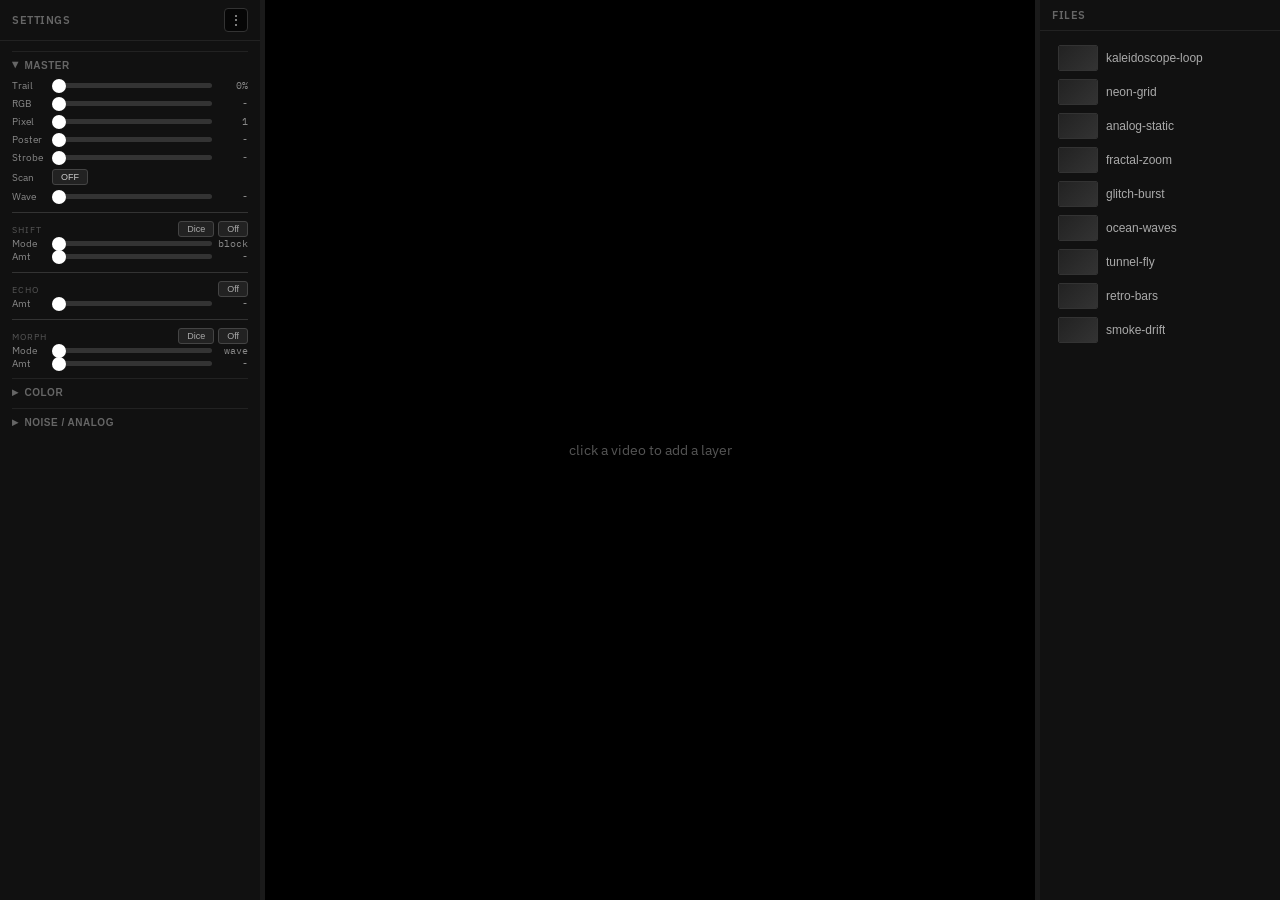
<file: docs/ui-ux/index.html>
<!DOCTYPE html>
<html lang="en">
<head>
  <meta charset="UTF-8">
  <meta name="viewport" content="width=device-width, initial-scale=1.0">
  <title>Collide-o-Scope UI Wireframe</title>
  <link rel="stylesheet" href="https://fonts.googleapis.com/css2?family=IBM+Plex+Sans:wght@400;500;600&family=IBM+Plex+Mono:wght@400;500;600&display=swap">
  <link rel="stylesheet" href="styles.css">
</head>
<body>
  <div id="app">
    <div class="three-col">
      <!-- Left Column: Settings -->
      <div class="col-left" id="col-left">
        <div class="col-header">
          <span>Settings</span>
          <div class="kebab-menu">
            <button class="icon-btn" id="kebab-btn" title="Menu">&#x22EE;</button>
            <div class="kebab-dropdown" id="kebab-dropdown">
              <button onclick="alert('Patches manager')">Patches</button>
              <button onclick="alert('Fullscreen toggle')">Fullscreen</button>
              <button onclick="alert('Open in new window')">Open in new window</button>
            </div>
          </div>
        </div>
        <div class="col-scroll" id="settings-panel"></div>
      </div>

      <div class="resize-handle-v" id="resize-left"></div>

      <!-- Center Column: Canvas -->
      <div class="col-center" id="col-center">
        <div class="canvas-placeholder" id="canvas-area">
          <span class="no-video-msg" id="no-video-msg">click a video to add a layer</span>
          <canvas id="preview-canvas" width="1280" height="720" style="display:none;"></canvas>
        </div>
      </div>

      <div class="resize-handle-v" id="resize-right"></div>

      <!-- Right Column: Files -->
      <div class="col-right" id="col-right">
        <div class="col-header"><span>Files</span></div>
        <div class="col-scroll" id="file-list"></div>
      </div>
    </div>
  </div>

  <script src="wireframe.js"></script>
</body>
</html>
</file>
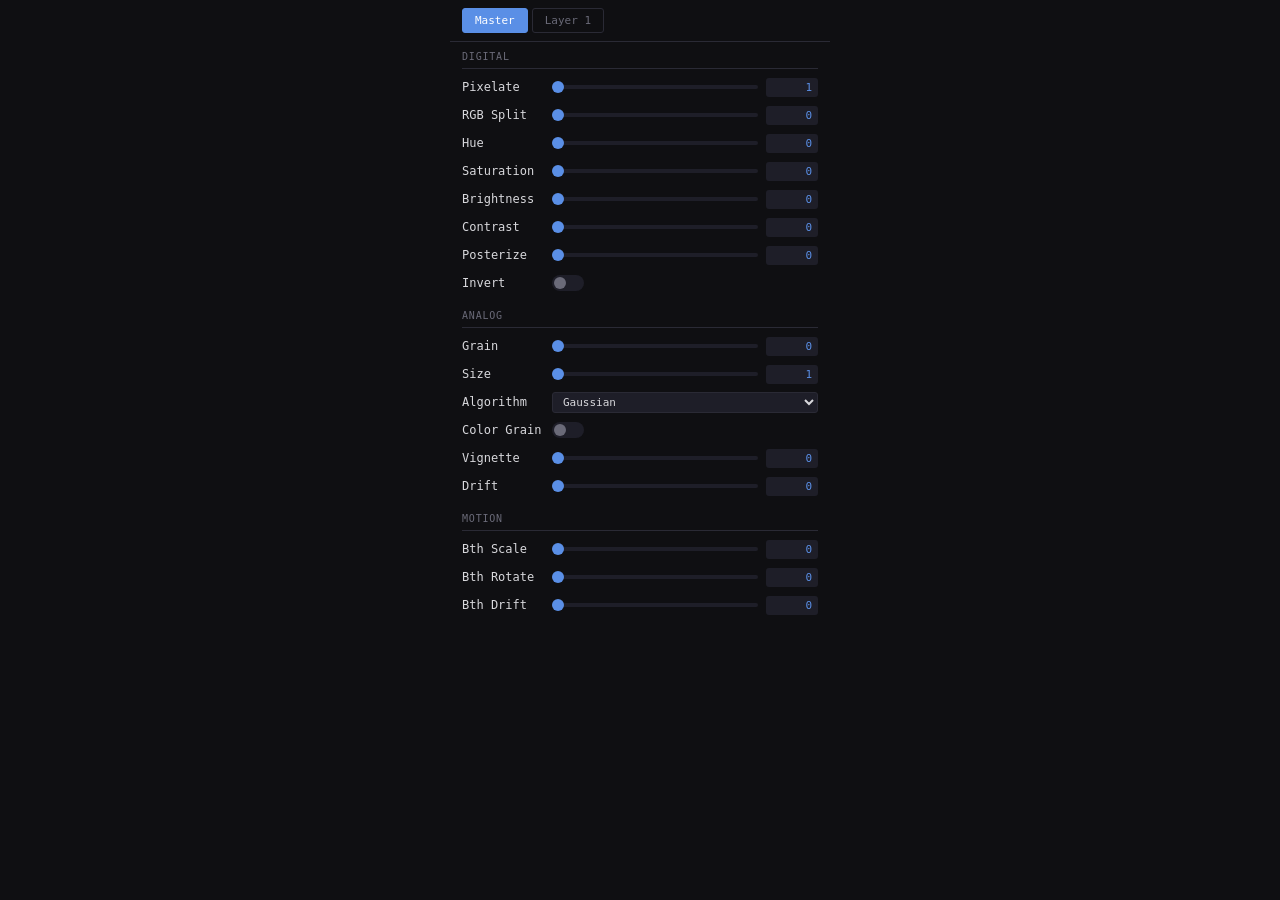
<file: experiments/web-ui/static/index.html>
<!DOCTYPE html>
<html lang="en">
<head>
  <meta charset="UTF-8">
  <meta name="viewport" content="width=device-width, initial-scale=1.0">
  <title>collide-o-scope — control panel</title>
  <link rel="stylesheet" href="style.css">
</head>
<body>
  <div class="panel">
    <header class="panel-header">
      <div class="tabs">
        <button class="tab active" data-tab="master">Master</button>
        <button class="tab" data-tab="layer1">Layer 1</button>
      </div>
    </header>

    <div class="tab-content active" id="tab-master">
      <section class="group">
        <h3 class="group-label">DIGITAL</h3>
        <div class="param-row" data-param="pixelate" data-min="1" data-max="32" data-step="1">
          <label>Pixelate</label>
          <input type="range"><span class="value">1</span>
        </div>
        <div class="param-row" data-param="rgb_split" data-min="0" data-max="30" data-step="0.5">
          <label>RGB Split</label>
          <input type="range"><span class="value">0</span>
        </div>
        <div class="param-row" data-param="hue_shift" data-min="-180" data-max="180" data-step="1">
          <label>Hue</label>
          <input type="range"><span class="value">0</span>
        </div>
        <div class="param-row" data-param="saturation" data-min="-1" data-max="1" data-step="0.01">
          <label>Saturation</label>
          <input type="range"><span class="value">0</span>
        </div>
        <div class="param-row" data-param="brightness" data-min="-1" data-max="1" data-step="0.01">
          <label>Brightness</label>
          <input type="range"><span class="value">0</span>
        </div>
        <div class="param-row" data-param="contrast" data-min="-1" data-max="1" data-step="0.01">
          <label>Contrast</label>
          <input type="range"><span class="value">0</span>
        </div>
        <div class="param-row" data-param="posterize" data-min="0" data-max="16" data-step="1">
          <label>Posterize</label>
          <input type="range"><span class="value">0</span>
        </div>
        <div class="param-row toggle-row" data-param="invert">
          <label>Invert</label>
          <label class="toggle"><input type="checkbox"><span class="toggle-slider"></span></label>
        </div>
      </section>

      <section class="group">
        <h3 class="group-label">ANALOG</h3>
        <div class="param-row" data-param="grain_intensity" data-min="0" data-max="0.3" data-step="0.005">
          <label>Grain</label>
          <input type="range"><span class="value">0</span>
        </div>
        <div class="param-row" data-param="grain_size" data-min="1" data-max="4" data-step="0.25">
          <label>Size</label>
          <input type="range"><span class="value">1</span>
        </div>
        <div class="param-row select-row" data-param="grain_algo">
          <label>Algorithm</label>
          <select>
            <option value="0">Gaussian</option>
            <option value="1">Perlin</option>
            <option value="2">Salt&amp;Pepper</option>
            <option value="3">Blue</option>
          </select>
        </div>
        <div class="param-row toggle-row" data-param="color_grain">
          <label>Color Grain</label>
          <label class="toggle"><input type="checkbox"><span class="toggle-slider"></span></label>
        </div>
        <div class="param-row" data-param="vignette" data-min="0" data-max="1.5" data-step="0.01">
          <label>Vignette</label>
          <input type="range"><span class="value">0</span>
        </div>
        <div class="param-row" data-param="color_drift" data-min="0" data-max="0.02" data-step="0.001">
          <label>Drift</label>
          <input type="range"><span class="value">0</span>
        </div>
      </section>

      <section class="group">
        <h3 class="group-label">MOTION</h3>
        <div class="param-row" data-param="breathe_scale" data-min="0" data-max="0.05" data-step="0.001">
          <label>Bth Scale</label>
          <input type="range"><span class="value">0</span>
        </div>
        <div class="param-row" data-param="breathe_rotation" data-min="0" data-max="2" data-step="0.05">
          <label>Bth Rotate</label>
          <input type="range"><span class="value">0</span>
        </div>
        <div class="param-row" data-param="breathe_position" data-min="0" data-max="0.02" data-step="0.001">
          <label>Bth Drift</label>
          <input type="range"><span class="value">0</span>
        </div>
      </section>
    </div>

    <div class="tab-content" id="tab-layer1">
      <section class="group">
        <h3 class="group-label">LAYER</h3>
        <p class="placeholder">Layer controls would go here</p>
      </section>
    </div>
  </div>

  <script src="app.js"></script>
</body>
</html>
</file>
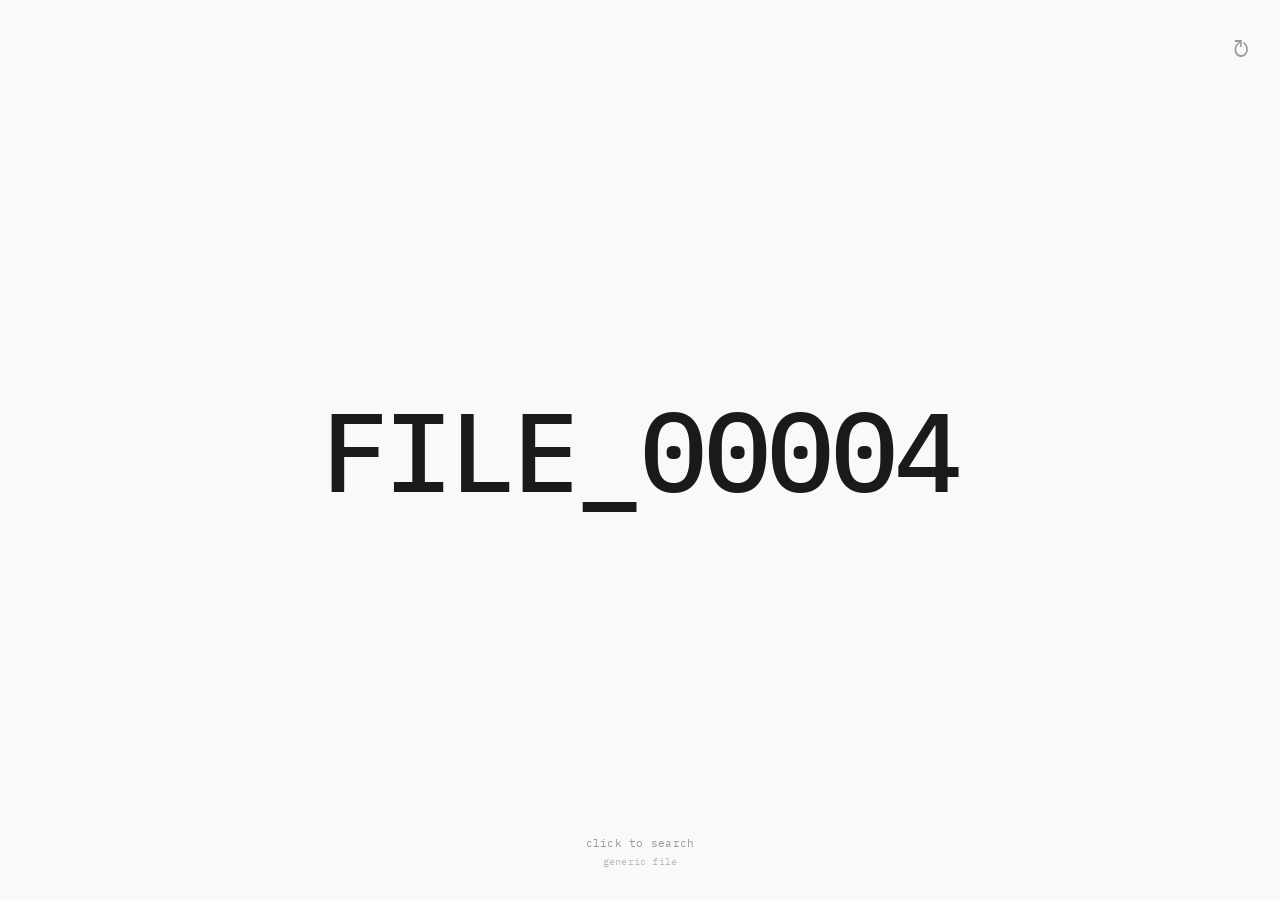
<file: context/camera-search.html>
<!DOCTYPE html>
<html lang="en">
<head>
    <meta charset="UTF-8">
    <meta name="viewport" content="width=device-width, initial-scale=1.0">
    <title>raw footage finder</title>
    <style>
        @import url('https://fonts.googleapis.com/css2?family=IBM+Plex+Mono:wght@400;500&display=swap');
        
        * { margin: 0; padding: 0; box-sizing: border-box; }
        
        body {
            min-height: 100vh;
            display: flex;
            align-items: center;
            justify-content: center;
            background: #faf9f7;
            cursor: pointer;
            font-family: 'IBM Plex Mono', monospace;
        }
        
        .query {
            font-family: 'IBM Plex Mono', monospace;
            font-size: clamp(2rem, 10vw, 7rem);
            font-weight: 500;
            color: #1a1a1a;
            letter-spacing: -0.03em;
            text-decoration: none;
            transition: opacity 0.15s;
        }
        
        .query:hover {
            opacity: 0.5;
        }
        
        .hint {
            position: fixed;
            bottom: 2rem;
            left: 50%;
            transform: translateX(-50%);
            font-size: 0.7rem;
            color: #999;
            letter-spacing: 0.02em;
            text-align: center;
        }
        
        .hint-source {
            display: block;
            margin-top: 0.25rem;
            font-size: 0.65rem;
            color: #bbb;
        }
        
        .refresh {
            position: fixed;
            top: 1.5rem;
            right: 1.5rem;
            font-size: 1.5rem;
            color: #999;
            cursor: pointer;
            transition: all 0.15s;
            text-decoration: none;
            padding: 0.5rem;
        }
        
        .refresh:hover {
            color: #1a1a1a;
            transform: rotate(90deg);
        }
    </style>
</head>
<body>
    <a class="refresh" href="javascript:location.reload()" title="refresh">↻</a>
    <a class="query" id="query" target="_blank"></a>
    <div class="hint">
        click to search
        <span class="hint-source" id="hint"></span>
    </div>
    
    <script>
        // DCF Standard prefixes organized by manufacturer/type
        // Based on https://en.wikipedia.org/wiki/Design_rule_for_Camera_File_system
        const DCF_PATTERNS = [
            // Generic DCF
            { prefix: 'DSC', sep: '_', hint: 'generic DCF', weight: 10 },
            { prefix: 'DSCF', sep: '', hint: 'Fujifilm', weight: 5 },
            { prefix: 'DSCN', sep: '', hint: 'Nikon compact', weight: 5 },
            { prefix: 'MOV', sep: '_', hint: 'QuickTime video', weight: 8 },
            { prefix: 'VID', sep: '_', hint: 'generic video', weight: 8 },
            
            // Canon
            { prefix: 'IMG', sep: '_', hint: 'Canon image', weight: 10 },
            { prefix: 'MVI', sep: '_', hint: 'Canon video', weight: 8 },
            { prefix: 'CSI', sep: '_', hint: 'Canon burst', weight: 3 },
            { prefix: '_MG', sep: '_', hint: 'Canon Adobe RGB', weight: 2 },
            
            // Sony/Nikon
            { prefix: 'DSC', sep: '', hint: 'Sony no separator', weight: 5 },
            { prefix: 'C', sep: '', padding: 7, hint: 'Sony camcorder', weight: 3 },
            
            // Panasonic (P + directory number + file number)
            { prefix: 'P', sep: '', padding: 7, hint: 'Panasonic', weight: 5 },
            { prefix: 'R', sep: '', padding: 7, hint: 'Panasonic RAW', weight: 2 },
            
            // GoPro
            { prefix: 'GOPR', sep: '', hint: 'GoPro image', weight: 6 },
            { prefix: 'GH01', sep: '', padding: 5, hint: 'GoPro Hero 8+', weight: 4 },
            { prefix: 'GX01', sep: '', padding: 5, hint: 'GoPro 360', weight: 2 },
            { prefix: 'GP', sep: '', padding: 6, hint: 'GoPro legacy', weight: 3 },
            
            // Mobile/Android
            { prefix: 'VIDEO', sep: '_', hint: 'Samsung video', weight: 5 },
            { prefix: 'CLIP', sep: '_', hint: 'screen recording', weight: 3 },
            { prefix: 'REC', sep: '_', hint: 'recording', weight: 3 },
            { prefix: 'FILE', sep: '_', hint: 'generic file', weight: 2 },
            { prefix: 'AMBA', sep: '', hint: 'dashcam', weight: 3 },
            
            // Year-stamped (common on Android)
            { prefix: 'VID_2024', sep: '', padding: 6, hint: 'Android 2024', weight: 4 },
            { prefix: 'VID_2023', sep: '', padding: 6, hint: 'Android 2023', weight: 4 },
            { prefix: 'VID_2022', sep: '', padding: 6, hint: 'Android 2022', weight: 3 },
            { prefix: 'IMG_2024', sep: '', padding: 6, hint: 'Android 2024', weight: 3 },
        ];
        
        // DCF directory patterns and storage paths
        const PATH_PATTERNS = [
            // DCF directories (100-999 + 5 alphanumeric)
            { path: '100APPLE', hint: 'iPhone DCIM folder' },
            { path: '100ANDRO', hint: 'Android DCIM folder' },
            { path: '100CANON', hint: 'Canon DCIM folder' },
            { path: '100NCD40', hint: 'Nikon D40 folder' },
            { path: '100ND750', hint: 'Nikon D750 folder' },
            { path: '100EOS5D', hint: 'Canon EOS 5D folder' },
            { path: '100MEDIA', hint: 'generic DCIM folder' },
            { path: '100GOPRO', hint: 'GoPro DCIM folder' },
            { path: '100_PANA', hint: 'Panasonic folder' },
            { path: '101MSDCF', hint: 'Sony folder' },
            { path: '100OLYMP', hint: 'Olympus folder' },
            { path: '100PENTX', hint: 'Pentax folder' },
            { path: '100SAMSN', hint: 'Samsung folder' },
            { path: '100RICOH', hint: 'Ricoh folder' },
            { path: '100LEICA', hint: 'Leica folder' },
            { path: '100FUJIF', hint: 'Fujifilm folder' },
            { path: 'DCIM 100', hint: 'DCIM search' },
            { path: 'DCIM 101', hint: 'DCIM overflow folder' },
            { path: 'DCIM 102', hint: 'DCIM overflow folder' },
            
            // Drone folders
            { path: '100MEDIA DJI', hint: 'DJI drone' },
            { path: 'DJI Album', hint: 'DJI app export' },
            { path: '100PHANT', hint: 'DJI Phantom folder' },
            { path: '100MAVIC', hint: 'DJI Mavic folder' },
            { path: '100MINI', hint: 'DJI Mini folder' },
            
            // Action cams
            { path: '100INSTA', hint: 'Insta360 folder' },
            { path: '100SJCAM', hint: 'SJCAM folder' },
            { path: '100AKASO', hint: 'Akaso folder' },
            
            // Dashcam folders
            { path: 'CARDV', hint: 'dashcam folder' },
            { path: 'DCIM MOVIE', hint: 'dashcam recordings' },
            { path: 'Normal Video', hint: 'dashcam normal' },
            { path: 'Event Video', hint: 'dashcam event' },
            { path: 'Parking Video', hint: 'dashcam parking' },
            { path: 'BlackVue', hint: 'BlackVue dashcam' },
            { path: 'VIOFO', hint: 'Viofo dashcam' },
            
            // Phone storage paths
            { path: 'storage emulated 0 DCIM Camera', hint: 'Android internal' },
            { path: 'sdcard DCIM Camera', hint: 'Android SD card' },
            { path: 'internal storage DCIM', hint: 'phone storage' },
            { path: 'DCIM Camera', hint: 'camera folder' },
            { path: 'private var mobile Media DCIM', hint: 'iOS filesystem' },
            { path: 'Camera uploads', hint: 'cloud sync' },
            
            // Messaging apps
            { path: 'WhatsApp Video', hint: 'WhatsApp' },
            { path: 'WhatsApp Media Video', hint: 'WhatsApp received' },
            { path: 'Telegram Video', hint: 'Telegram' },
            { path: 'Facebook Video', hint: 'Facebook' },
            { path: 'LINE Movies', hint: 'LINE app' },
            { path: 'WeChat Video', hint: 'WeChat' },
            { path: 'Snapchat Memories', hint: 'Snapchat export' },
            { path: 'TikTok', hint: 'TikTok saved' },
            
            // Screen recordings
            { path: 'Screen recordings', hint: 'phone screen record' },
            { path: 'ScreenRecord', hint: 'screen capture' },
            { path: 'Captures', hint: 'game captures' },
            { path: 'Xbox DVR', hint: 'Xbox game clip' },
            { path: 'Nvidia Share', hint: 'GeForce recording' },
            
            // Downloads/misc
            { path: 'Download video', hint: 'downloads folder' },
            { path: 'Movies Camera', hint: 'movies folder' },
            { path: 'Video Editor', hint: 'editor exports' },
            
            // Security/surveillance
            { path: 'NVR recordings', hint: 'security NVR' },
            { path: 'DVR backup', hint: 'DVR export' },
            { path: 'IPCamera', hint: 'IP camera' },
            { path: 'Reolink', hint: 'Reolink camera' },
            { path: 'Wyze', hint: 'Wyze cam' },
            { path: 'Ring Video', hint: 'Ring doorbell' },
            { path: 'Nest cam', hint: 'Nest camera' },
            { path: 'Blink', hint: 'Blink camera' },
        ];
        
        let currentHint = '';
        
        function generate() {
            // 20% chance to use a path-style query
            if (Math.random() < 0.20) {
                const pattern = PATH_PATTERNS[Math.floor(Math.random() * PATH_PATTERNS.length)];
                currentHint = pattern.hint;
                return pattern.path;
            }
            
            // Weighted random selection of DCF pattern
            const totalWeight = DCF_PATTERNS.reduce((sum, p) => sum + p.weight, 0);
            let roll = Math.random() * totalWeight;
            let selected = DCF_PATTERNS[0];
            
            for (const pattern of DCF_PATTERNS) {
                roll -= pattern.weight;
                if (roll <= 0) {
                    selected = pattern;
                    break;
                }
            }
            
            currentHint = selected.hint;
            
            const sep = selected.sep;
            const pad = selected.padding || (Math.random() < 0.7 ? 4 : Math.random() < 0.5 ? 3 : 5);
            
            // Biased toward lower numbers (more likely to be uploaded)
            let num;
            const numRoll = Math.random();
            if (numRoll < 0.5) num = Math.floor(Math.random() * 100) + 1;
            else if (numRoll < 0.8) num = Math.floor(Math.random() * 900) + 100;
            else num = Math.floor(Math.random() * 9000) + 1000;
            
            return `${selected.prefix}${sep}${String(num).padStart(pad, '0')}`;
        }
        
        const query = generate();
        const el = document.getElementById('query');
        el.textContent = query;
        el.href = `https://www.youtube.com/results?search_query=${encodeURIComponent(query)}&sp=EgIQAQ%253D%253D`;
        document.getElementById('hint').textContent = currentHint;
    </script>
</body>
</html>
</file>
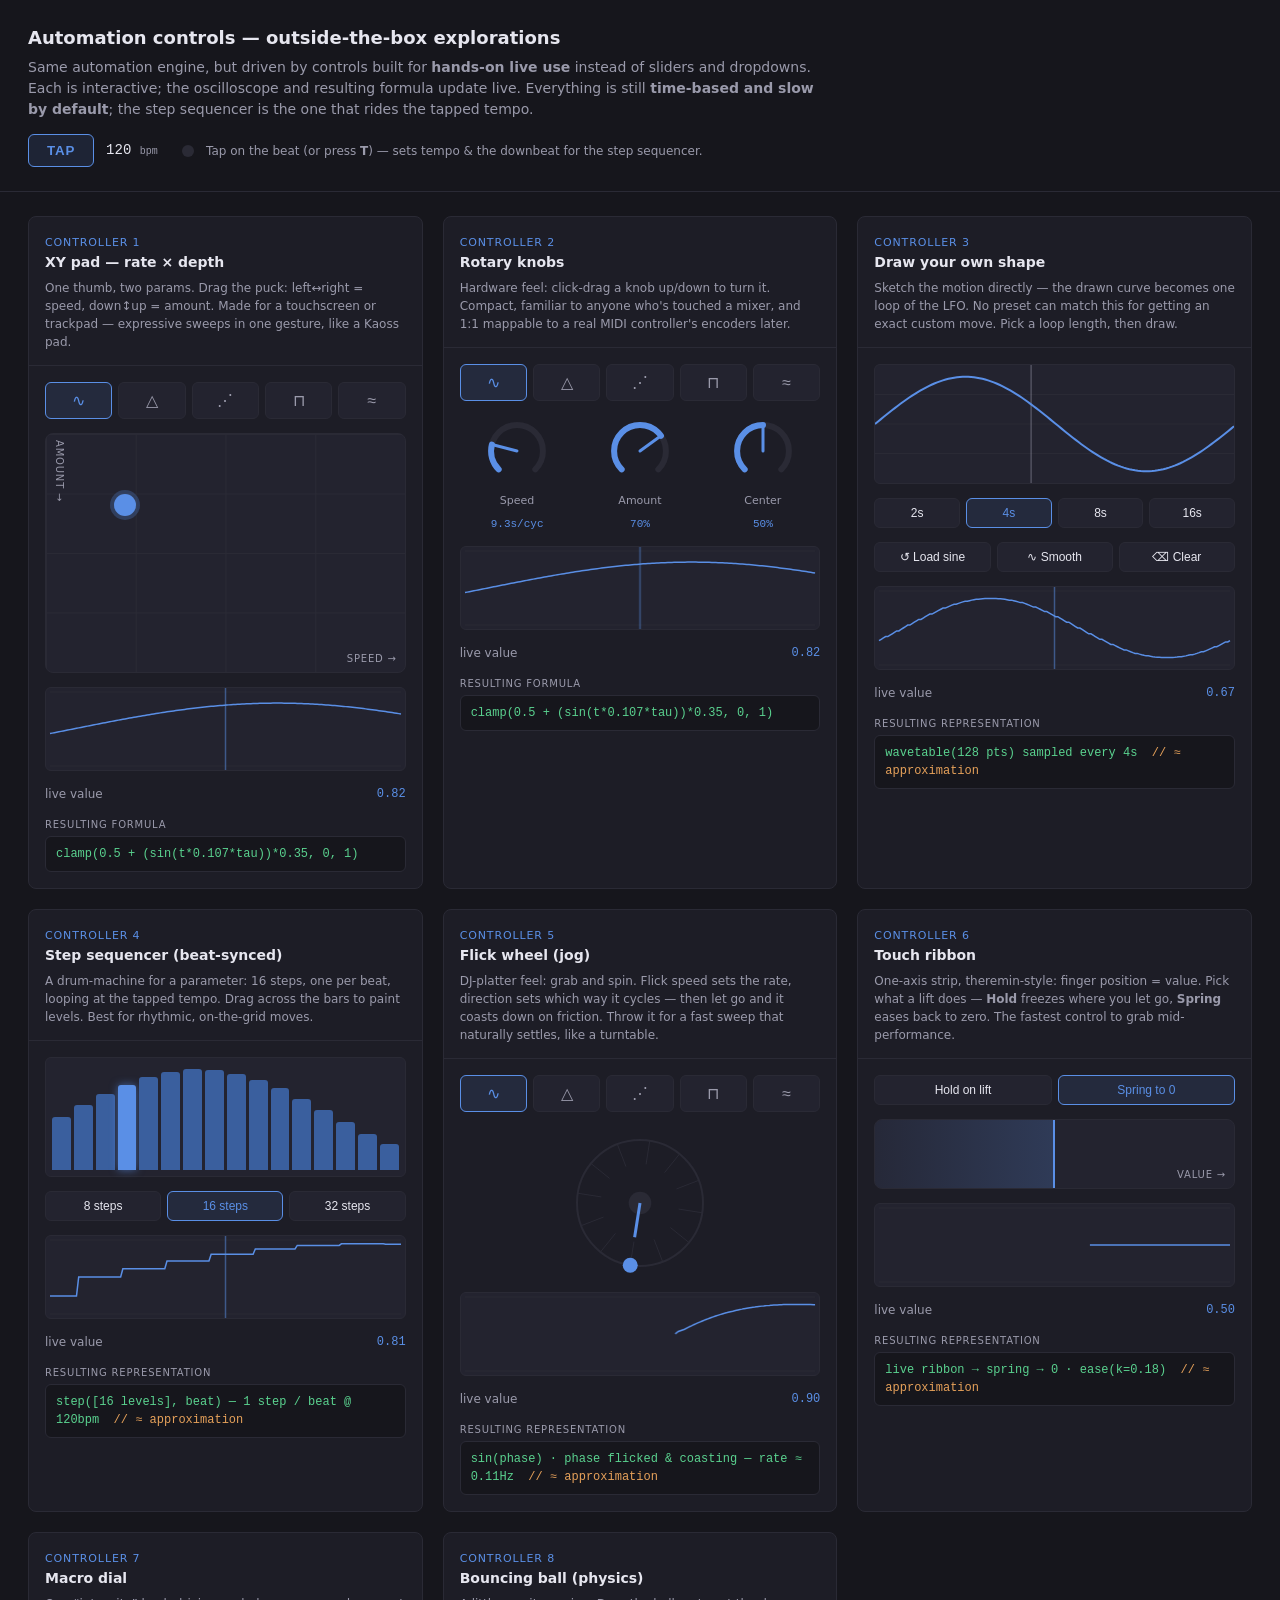
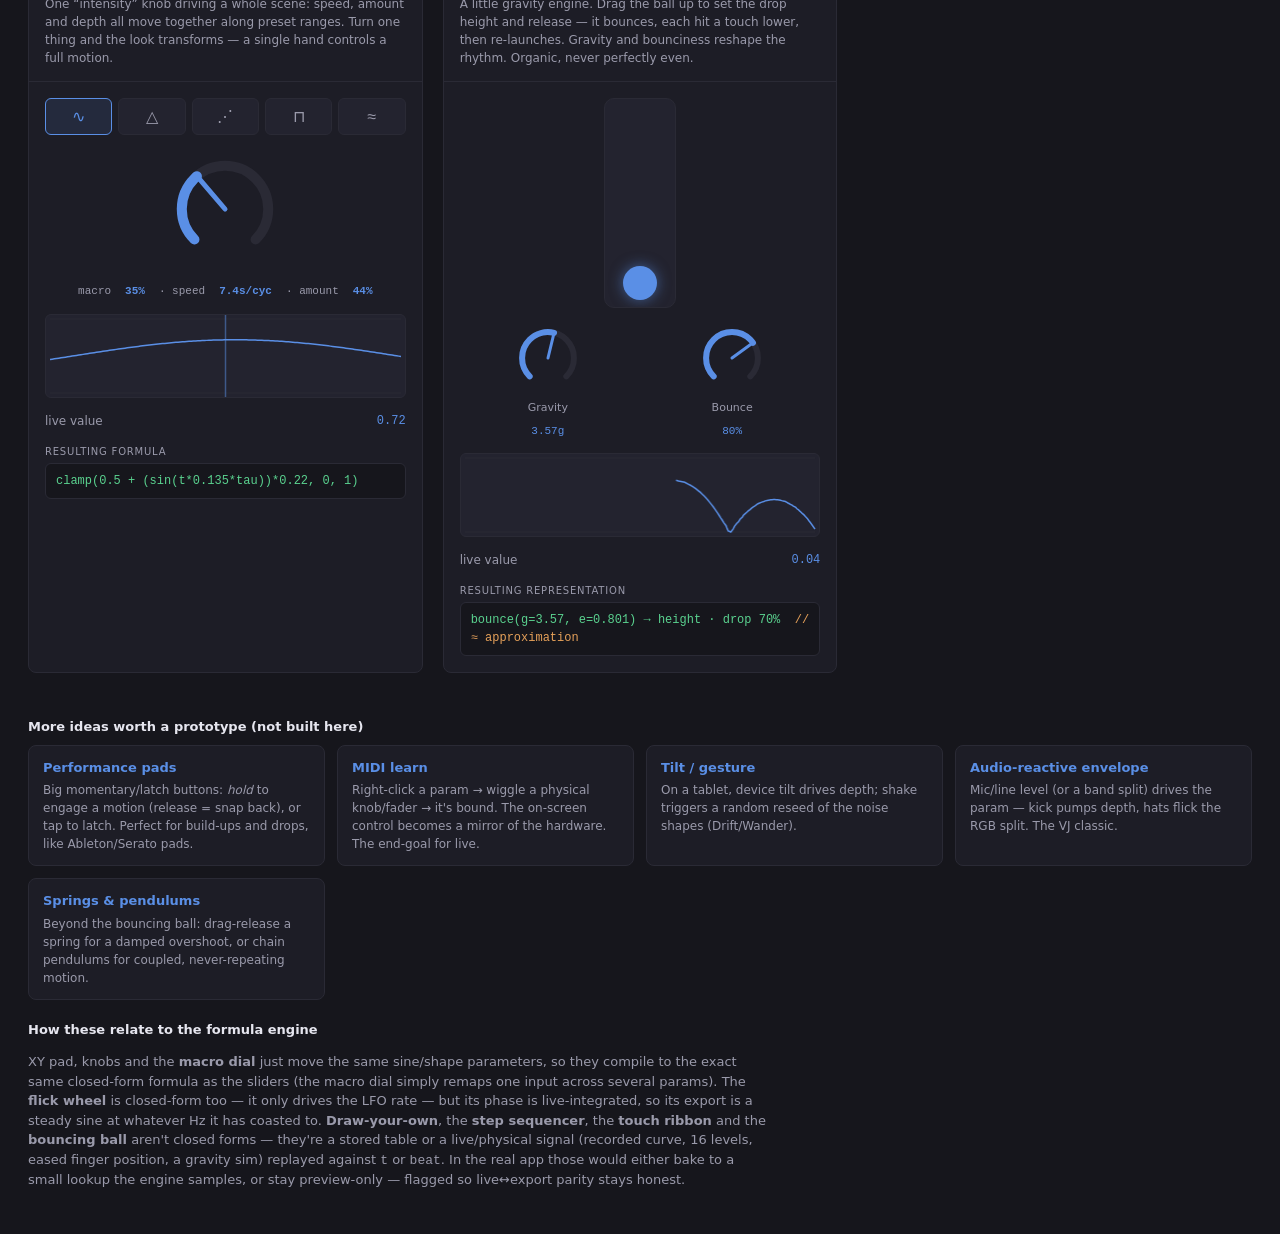
<file: docs/automation-controls-explorations.html>
<!DOCTYPE html>
<html lang="en">
<head>
<meta charset="utf-8">
<meta name="viewport" content="width=device-width, initial-scale=1">
<title>Automation controls — outside-the-box explorations</title>
<style>
  :root{
    --bg:#16161c; --surface:#1d1d26; --surface-2:#23232f; --border:#2a2a35;
    --text:#e6e6ef; --text-dim:#9a9aab; --accent:#5a8fe6; --accent-dim:#3a5f9e;
    --ok:#5ad28f; --warn:#e6a15a; --radius:8px;
  }
  *{box-sizing:border-box}
  body{margin:0; background:var(--bg); color:var(--text);
    font-family:"IBM Plex Sans",-apple-system,system-ui,sans-serif; font-size:14px; line-height:1.5}
  code,.mono{font-family:"IBM Plex Mono",ui-monospace,monospace}
  header{padding:24px 28px; border-bottom:1px solid var(--border)}
  h1{font-size:18px; margin:0 0 6px}
  header p{margin:4px 0; color:var(--text-dim); max-width:90ch}
  .tempo-bar{display:flex; align-items:center; gap:12px; margin-top:14px}
  .tap-btn{padding:8px 18px; border-radius:6px; border:1px solid var(--accent); background:rgba(90,143,230,.12); color:var(--accent); cursor:pointer; font-weight:600; letter-spacing:.06em}
  .tap-btn:active{background:var(--accent); color:#0c1118}
  .bpm{font-family:"IBM Plex Mono",monospace; color:var(--text); font-variant-numeric:tabular-nums; min-width:64px}
  .bpm small{color:var(--text-dim); font-size:10px}
  .beat-dot{width:12px; height:12px; border-radius:50%; background:var(--border); transition:transform .09s ease-out, background .09s}
  .beat-dot.on{background:var(--accent); transform:scale(1.6)}
  .tempo-bar .hint{font-size:12px; color:var(--text-dim)}

  .grid{display:grid; grid-template-columns:repeat(auto-fit,minmax(340px,1fr)); gap:20px; padding:24px 28px}
  .card{background:var(--surface); border:1px solid var(--border); border-radius:var(--radius); overflow:hidden; display:flex; flex-direction:column}
  .card-head{padding:14px 16px; border-bottom:1px solid var(--border)}
  .card-head h2{font-size:14px; margin:0 0 2px}
  .card-head .tag{font-size:11px; color:var(--accent); text-transform:uppercase; letter-spacing:.08em}
  .card-head p{margin:6px 0 0; font-size:12px; color:var(--text-dim)}
  .card-body{padding:16px; display:flex; flex-direction:column; gap:14px}

  canvas.scope{width:100%; height:84px; background:var(--surface-2); border:1px solid var(--border); border-radius:6px; display:block}
  .valrow{display:flex; align-items:center; gap:8px; font-size:12px; color:var(--text-dim)}
  .valrow .val{margin-left:auto; color:var(--accent); font-variant-numeric:tabular-nums; font-family:"IBM Plex Mono",monospace}

  .formula-wrap{display:flex; flex-direction:column; gap:4px}
  .formula-lbl{font-size:10px; text-transform:uppercase; letter-spacing:.08em; color:var(--text-dim)}
  code.formula{display:block; font-size:12px; color:var(--ok); background:var(--bg); border:1px solid var(--border); border-radius:6px; padding:8px 10px; white-space:pre-wrap; word-break:break-word; user-select:all}
  code.formula .approx{color:var(--warn)}

  /* shape chips (buttons, not a dropdown) */
  .chips{display:flex; gap:6px; flex-wrap:wrap}
  .chips button{flex:1; min-width:40px; padding:8px 0; font-size:16px; background:var(--surface-2); color:var(--text-dim); border:1px solid var(--border); border-radius:6px; cursor:pointer}
  .chips button.active{border-color:var(--accent); color:var(--accent); background:rgba(90,143,230,.12)}

  /* 1. XY pad */
  .pad{position:relative; width:100%; aspect-ratio:1/1; max-height:240px; background:
      linear-gradient(var(--border) 1px, transparent 1px) 0 0/100% 25%,
      linear-gradient(90deg, var(--border) 1px, transparent 1px) 0 0/25% 100%,
      var(--surface-2);
    border:1px solid var(--border); border-radius:8px; touch-action:none; cursor:crosshair; overflow:hidden}
  .puck{position:absolute; width:22px; height:22px; margin:-11px 0 0 -11px; border-radius:50%;
    background:var(--accent); box-shadow:0 0 0 4px rgba(90,143,230,.25); pointer-events:none}
  .pad-lbl{position:absolute; font-size:10px; color:var(--text-dim); text-transform:uppercase; letter-spacing:.08em; pointer-events:none}
  .pad-lbl.x{right:8px; bottom:6px}
  .pad-lbl.y{left:6px; top:6px; writing-mode:vertical-rl}

  /* 2. knobs */
  .knobs{display:flex; justify-content:space-around; gap:8px}
  .knob{display:flex; flex-direction:column; align-items:center; gap:6px}
  .knob canvas{width:72px; height:72px; touch-action:none; cursor:ns-resize}
  .knob .knob-lbl{font-size:11px; color:var(--text-dim)}
  .knob .knob-val{font-size:11px; color:var(--accent); font-variant-numeric:tabular-nums; font-family:"IBM Plex Mono",monospace}

  /* 3. draw the curve */
  canvas.draw{width:100%; height:120px; background:var(--surface-2); border:1px solid var(--border); border-radius:6px; display:block; touch-action:none; cursor:crosshair}
  .mini-btns{display:flex; gap:6px}
  .mini-btns button{flex:1; padding:7px 0; font-size:12px; background:var(--surface-2); color:var(--text); border:1px solid var(--border); border-radius:6px; cursor:pointer}
  .mini-btns button:hover{border-color:var(--accent); color:var(--accent)}
  .mini-btns button.active{border-color:var(--accent); color:var(--accent); background:rgba(90,143,230,.12)}

  /* 4. step sequencer */
  .steps{display:flex; gap:3px; height:120px; align-items:flex-end; background:var(--surface-2); border:1px solid var(--border); border-radius:6px; padding:6px; touch-action:none; cursor:ns-resize}
  .step{flex:1; background:var(--accent-dim); border-radius:3px 3px 0 0; min-height:2px; position:relative; transition:background .05s}
  .step.cur{background:var(--accent); box-shadow:0 0 8px rgba(90,143,230,.6)}

  /* 5. flick wheel */
  .wheel{display:block; margin:2px auto 0; width:150px; height:150px; touch-action:none; cursor:grab}
  .wheel:active{cursor:grabbing}

  /* 6. touch ribbon */
  .ribbon{position:relative; width:100%; height:70px; background:var(--surface-2); border:1px solid var(--border); border-radius:8px; overflow:hidden; touch-action:none; cursor:ew-resize}
  .ribbon .fill{position:absolute; top:0; left:0; bottom:0; width:50%; background:linear-gradient(90deg, rgba(90,143,230,.05), rgba(90,143,230,.22)); border-right:2px solid var(--accent)}

  /* 7. macro dial */
  .macro{display:flex; justify-content:center}
  .macro-knob{width:120px; height:120px; touch-action:none; cursor:ns-resize}
  .macro-read{display:flex; justify-content:center; flex-wrap:wrap; gap:4px 14px; font-size:11px; color:var(--text-dim); font-family:"IBM Plex Mono",monospace}
  .macro-read b{color:var(--accent); font-weight:600}

  /* 8. bouncing ball */
  .tube{position:relative; width:72px; height:210px; margin:0 auto; background:var(--surface-2); border:1px solid var(--border); border-radius:10px; overflow:hidden; touch-action:none; cursor:ns-resize}
  .ball{position:absolute; left:50%; width:34px; height:34px; margin-left:-17px; bottom:0; border-radius:50%; background:var(--accent); box-shadow:0 0 14px rgba(90,143,230,.55)}

  .note{padding:0 28px 32px}
  .note h3{font-size:13px; margin:20px 0 8px}
  .ideas{display:grid; grid-template-columns:repeat(auto-fit,minmax(260px,1fr)); gap:12px}
  .idea{background:var(--surface); border:1px solid var(--border); border-radius:8px; padding:12px 14px}
  .idea h4{margin:0 0 4px; font-size:13px; color:var(--accent)}
  .idea p{margin:0; font-size:12px; color:var(--text-dim)}
</style>
</head>
<body>
<header>
  <h1>Automation controls — outside-the-box explorations</h1>
  <p>Same automation engine, but driven by controls built for <b>hands-on live use</b> instead of sliders and dropdowns. Each is interactive; the oscilloscope and resulting formula update live. Everything is still <b>time-based and slow by default</b>; the step sequencer is the one that rides the tapped tempo.</p>
  <div class="tempo-bar">
    <button class="tap-btn" id="tap">TAP</button>
    <span class="bpm" id="bpm">120 <small>bpm</small></span>
    <span class="beat-dot" id="beatdot" title="beat"></span>
    <span class="hint">Tap on the beat (or press <b>T</b>) — sets tempo &amp; the downbeat for the step sequencer.</span>
  </div>
</header>

<div class="grid">

  <!-- 1. XY PAD -->
  <div class="card">
    <div class="card-head">
      <span class="tag">Controller 1</span>
      <h2>XY pad — rate × depth</h2>
      <p>One thumb, two params. Drag the puck: left↔right = speed, down↕up = amount. Made for a touchscreen or trackpad — expressive sweeps in one gesture, like a Kaoss pad.</p>
    </div>
    <div class="card-body">
      <div class="chips" id="xy-shapes"></div>
      <div class="pad" id="xy-pad">
        <div class="puck" id="xy-puck"></div>
        <span class="pad-lbl x">speed →</span>
        <span class="pad-lbl y">amount →</span>
      </div>
      <canvas class="scope" id="xy-scope"></canvas>
      <div class="valrow">live value <span class="val" id="xy-val">—</span></div>
      <div class="formula-wrap"><span class="formula-lbl">resulting formula</span><code class="formula" id="xy-formula">…</code></div>
    </div>
  </div>

  <!-- 2. KNOBS -->
  <div class="card">
    <div class="card-head">
      <span class="tag">Controller 2</span>
      <h2>Rotary knobs</h2>
      <p>Hardware feel: click-drag a knob up/down to turn it. Compact, familiar to anyone who's touched a mixer, and 1:1 mappable to a real MIDI controller's encoders later.</p>
    </div>
    <div class="card-body">
      <div class="chips" id="kn-shapes"></div>
      <div class="knobs">
        <div class="knob"><canvas id="kn-speed" width="144" height="144"></canvas><span class="knob-lbl">Speed</span><span class="knob-val" id="kn-speedv">—</span></div>
        <div class="knob"><canvas id="kn-amt" width="144" height="144"></canvas><span class="knob-lbl">Amount</span><span class="knob-val" id="kn-amtv">—</span></div>
        <div class="knob"><canvas id="kn-center" width="144" height="144"></canvas><span class="knob-lbl">Center</span><span class="knob-val" id="kn-centerv">—</span></div>
      </div>
      <canvas class="scope" id="kn-scope"></canvas>
      <div class="valrow">live value <span class="val" id="kn-val">—</span></div>
      <div class="formula-wrap"><span class="formula-lbl">resulting formula</span><code class="formula" id="kn-formula">…</code></div>
    </div>
  </div>

  <!-- 3. DRAW THE CURVE -->
  <div class="card">
    <div class="card-head">
      <span class="tag">Controller 3</span>
      <h2>Draw your own shape</h2>
      <p>Sketch the motion directly — the drawn curve becomes one loop of the LFO. No preset can match this for getting an exact custom move. Pick a loop length, then draw.</p>
    </div>
    <div class="card-body">
      <canvas class="draw" id="dr-canvas"></canvas>
      <div class="mini-btns" id="dr-loop"></div>
      <div class="mini-btns">
        <button id="dr-sine">↺ Load sine</button>
        <button id="dr-smooth">∿ Smooth</button>
        <button id="dr-clear">⌫ Clear</button>
      </div>
      <canvas class="scope" id="dr-scope"></canvas>
      <div class="valrow">live value <span class="val" id="dr-val">—</span></div>
      <div class="formula-wrap"><span class="formula-lbl">resulting representation</span><code class="formula" id="dr-formula">…</code></div>
    </div>
  </div>

  <!-- 4. STEP SEQUENCER -->
  <div class="card">
    <div class="card-head">
      <span class="tag">Controller 4</span>
      <h2>Step sequencer (beat-synced)</h2>
      <p>A drum-machine for a parameter: 16 steps, one per beat, looping at the tapped tempo. Drag across the bars to paint levels. Best for rhythmic, on-the-grid moves.</p>
    </div>
    <div class="card-body">
      <div class="steps" id="seq"></div>
      <div class="mini-btns" id="seq-len"></div>
      <canvas class="scope" id="seq-scope"></canvas>
      <div class="valrow">live value <span class="val" id="seq-val">—</span></div>
      <div class="formula-wrap"><span class="formula-lbl">resulting representation</span><code class="formula" id="seq-formula">…</code></div>
    </div>
  </div>

  <!-- 5. FLICK WHEEL -->
  <div class="card">
    <div class="card-head">
      <span class="tag">Controller 5</span>
      <h2>Flick wheel (jog)</h2>
      <p>DJ-platter feel: grab and spin. Flick speed sets the rate, direction sets which way it cycles — then let go and it coasts down on friction. Throw it for a fast sweep that naturally settles, like a turntable.</p>
    </div>
    <div class="card-body">
      <div class="chips" id="jog-shapes"></div>
      <canvas class="wheel" id="jog-wheel" width="300" height="300"></canvas>
      <canvas class="scope" id="jog-scope"></canvas>
      <div class="valrow">live value <span class="val" id="jog-val">—</span></div>
      <div class="formula-wrap"><span class="formula-lbl">resulting representation</span><code class="formula" id="jog-formula">…</code></div>
    </div>
  </div>

  <!-- 6. TOUCH RIBBON -->
  <div class="card">
    <div class="card-head">
      <span class="tag">Controller 6</span>
      <h2>Touch ribbon</h2>
      <p>One-axis strip, theremin-style: finger position = value. Pick what a lift does — <b>Hold</b> freezes where you let go, <b>Spring</b> eases back to zero. The fastest control to grab mid-performance.</p>
    </div>
    <div class="card-body">
      <div class="mini-btns" id="rib-mode"></div>
      <div class="ribbon" id="ribbon"><div class="fill" id="rib-fill"></div><span class="pad-lbl x">value →</span></div>
      <canvas class="scope" id="rib-scope"></canvas>
      <div class="valrow">live value <span class="val" id="rib-val">—</span></div>
      <div class="formula-wrap"><span class="formula-lbl">resulting representation</span><code class="formula" id="rib-formula">…</code></div>
    </div>
  </div>

  <!-- 7. MACRO DIAL -->
  <div class="card">
    <div class="card-head">
      <span class="tag">Controller 7</span>
      <h2>Macro dial</h2>
      <p>One “intensity” knob driving a whole scene: speed, amount and depth all move together along preset ranges. Turn one thing and the look transforms — a single hand controls a full motion.</p>
    </div>
    <div class="card-body">
      <div class="chips" id="mac-shapes"></div>
      <div class="macro"><canvas id="mac-knob" class="macro-knob"></canvas></div>
      <div class="macro-read" id="mac-read">…</div>
      <canvas class="scope" id="mac-scope"></canvas>
      <div class="valrow">live value <span class="val" id="mac-val">—</span></div>
      <div class="formula-wrap"><span class="formula-lbl">resulting formula</span><code class="formula" id="mac-formula">…</code></div>
    </div>
  </div>

  <!-- 8. BOUNCING BALL -->
  <div class="card">
    <div class="card-head">
      <span class="tag">Controller 8</span>
      <h2>Bouncing ball (physics)</h2>
      <p>A little gravity engine. Drag the ball up to set the drop height and release — it bounces, each hit a touch lower, then re-launches. Gravity and bounciness reshape the rhythm. Organic, never perfectly even.</p>
    </div>
    <div class="card-body">
      <div class="tube" id="tube"><div class="ball" id="ball"></div></div>
      <div class="knobs">
        <div class="knob"><canvas id="ball-grav" width="144" height="144"></canvas><span class="knob-lbl">Gravity</span><span class="knob-val" id="ball-gravv">—</span></div>
        <div class="knob"><canvas id="ball-bounce" width="144" height="144"></canvas><span class="knob-lbl">Bounce</span><span class="knob-val" id="ball-bouncev">—</span></div>
      </div>
      <canvas class="scope" id="ball-scope"></canvas>
      <div class="valrow">live value <span class="val" id="ball-val">—</span></div>
      <div class="formula-wrap"><span class="formula-lbl">resulting representation</span><code class="formula" id="ball-formula">…</code></div>
    </div>
  </div>

</div>

<div class="note">
  <h3>More ideas worth a prototype (not built here)</h3>
  <div class="ideas">
    <div class="idea"><h4>Performance pads</h4><p>Big momentary/latch buttons: <em>hold</em> to engage a motion (release = snap back), or tap to latch. Perfect for build-ups and drops, like Ableton/Serato pads.</p></div>
    <div class="idea"><h4>MIDI learn</h4><p>Right-click a param → wiggle a physical knob/fader → it's bound. The on-screen control becomes a mirror of the hardware. The end-goal for live.</p></div>
    <div class="idea"><h4>Tilt / gesture</h4><p>On a tablet, device tilt drives depth; shake triggers a random reseed of the noise shapes (Drift/Wander).</p></div>
    <div class="idea"><h4>Audio-reactive envelope</h4><p>Mic/line level (or a band split) drives the param — kick pumps depth, hats flick the RGB split. The VJ classic.</p></div>
    <div class="idea"><h4>Springs &amp; pendulums</h4><p>Beyond the bouncing ball: drag-release a spring for a damped overshoot, or chain pendulums for coupled, never-repeating motion.</p></div>
  </div>
  <h3>How these relate to the formula engine</h3>
  <p style="color:var(--text-dim); font-size:13px; max-width:90ch">XY pad, knobs and the <b>macro dial</b> just move the same sine/shape parameters, so they compile to the exact same closed-form formula as the sliders (the macro dial simply remaps one input across several params). The <b>flick wheel</b> is closed-form too — it only drives the LFO rate — but its phase is live-integrated, so its export is a steady sine at whatever Hz it has coasted to. <b>Draw-your-own</b>, the <b>step sequencer</b>, the <b>touch ribbon</b> and the <b>bouncing ball</b> aren't closed forms — they're a stored table or a live/physical signal (recorded curve, 16 levels, eased finger position, a gravity sim) replayed against <code>t</code> or <code>beat</code>. In the real app those would either bake to a small lookup the engine samples, or stay preview-only — flagged so live↔export parity stays honest.</p>
</div>

<script>
// ---------- shared engine ----------
function hash(n){ const s=Math.sin(n*127.1)*43758.5453; return s-Math.floor(s); }
function valNoise(x,seed){ x+=(seed||0)*100; const i=Math.floor(x),f=x-i; const a=hash(i+(seed||0)*57),b=hash(i+1+(seed||0)*57); const u=f*f*(3-2*f); return a+(b-a)*u; }
function speedHz(s01){ const s=s01/100; return 0.03 + s*s*1.6; }              // 0.03..~1.63 Hz, slow-biased
function speedLabel(s01){ const hz=speedHz(s01), per=1/hz; return per>=1?per.toFixed(1)+'s/cyc':hz.toFixed(1)+'Hz'; }
const accent=getComputedStyle(document.documentElement).getPropertyValue('--accent').trim();
const border=getComputedStyle(document.documentElement).getPropertyValue('--border').trim();
const dim   =getComputedStyle(document.documentElement).getPropertyValue('--text-dim').trim();
const r3 = n => (+n).toFixed(3).replace(/\.?0+$/,'');

// shape -> base wave (-1..1)
function baseWave(shape, ph, seed){
  switch(shape){
    case 'triangle':{ const p=((ph%1)+1)%1; return 1-4*Math.abs(p-0.5); }
    case 'saw':{ const p=((ph%1)+1)%1; return 2*p-1; }
    case 'square':{ const p=((ph%1)+1)%1; return p<0.5?1:-1; }
    case 'smooth': return valNoise(ph,seed)*2-1;
    default: return Math.sin(ph*2*Math.PI);
  }
}
function shapeNorm(shape, s01, amt, center, tSec, seed){
  const ph = tSec*speedHz(s01);
  const v = center/100 + baseWave(shape,ph,seed)*0.5*(amt/100);
  return Math.max(0,Math.min(1,v));
}
function shapeExpr(shape, s01, amt, center){
  const tt=`t*${r3(speedHz(s01))}`;
  let base;
  switch(shape){
    case 'triangle': base=`tri(${tt})`; break;
    case 'saw': base=`saw(${tt})`; break;
    case 'square': base=`square(${tt})`; break;
    case 'smooth': base=`noise(${tt})*2-1`; break;
    default: base=`sin(${tt}*tau)`;
  }
  const approx = shape==='smooth';
  return { expr:`clamp(${r3(center/100)} + (${base})*${r3(0.5*amt/100)}, 0, 1)`, approx };
}

// ---------- tempo (for the step sequencer) ----------
let bpm=120, downbeat=performance.now()/1000, tapTimes=[];
function beatsAt(n){ return (n-downbeat)*bpm/60; }
function tap(){
  const now=performance.now()/1000;
  if(tapTimes.length && now-tapTimes[tapTimes.length-1]>2) tapTimes=[];
  tapTimes.push(now);
  if(tapTimes.length>=2){ const iv=[]; for(let i=1;i<tapTimes.length;i++) iv.push(tapTimes[i]-tapTimes[i-1]); const a=iv.reduce((x,y)=>x+y,0)/iv.length; bpm=Math.max(30,Math.min(300,60/a)); }
  downbeat=now; document.getElementById('bpm').innerHTML=Math.round(bpm)+' <small>bpm</small>';
}
document.getElementById('tap').addEventListener('click',tap);
window.addEventListener('keydown',e=>{ if(e.key==='t' && !/^(input|select|textarea)$/i.test(e.target.tagName)) tap(); });

// ---------- generic scrolling scope (fn: tSec -> 0..1) ----------
function scope(canvas, fn){
  const dpr=window.devicePixelRatio||1, W=canvas.clientWidth, H=canvas.clientHeight;
  if(canvas.width!==W*dpr){ canvas.width=W*dpr; canvas.height=H*dpr; }
  const ctx=canvas.getContext('2d'); ctx.setTransform(dpr,0,0,dpr,0,0); ctx.clearRect(0,0,W,H);
  const pad=4, span=4, N=160, now=performance.now()/1000, start=now-span/2;
  ctx.strokeStyle=border; ctx.lineWidth=1;
  [pad,H-pad].forEach(y=>{ ctx.beginPath(); ctx.moveTo(pad,y); ctx.lineTo(W-pad,y); ctx.stroke(); });
  ctx.strokeStyle=accent; ctx.lineWidth=1.5; ctx.beginPath();
  for(let i=0;i<N;i++){ const t=start+(i/(N-1))*span; const v=fn(t); const x=pad+(i/(N-1))*(W-2*pad); const y=(H-pad)-v*(H-2*pad); i?ctx.lineTo(x,y):ctx.moveTo(x,y); }
  ctx.stroke();
  const px=pad+0.5*(W-2*pad); ctx.globalAlpha=.5; ctx.beginPath(); ctx.moveTo(px,0); ctx.lineTo(px,H); ctx.stroke(); ctx.globalAlpha=1;
}
function setFormula(id, o){ const el=document.getElementById(id); el.innerHTML = o.expr + (o.approx?'  <span class="approx">// ≈ approximation</span>':''); }
const lerp=(a,b,t)=>a+(b-a)*t;

// rolling history scope (for live/physical controls with no closed form) — "now" is the right edge
function pushHist(buf,v){ const t=performance.now()/1000; buf.push([t,v]); while(buf.length && buf[0][0] < t-6) buf.shift(); }
function historyScope(canvas, buf){
  const dpr=window.devicePixelRatio||1, W=canvas.clientWidth, H=canvas.clientHeight;
  if(canvas.width!==W*dpr){ canvas.width=W*dpr; canvas.height=H*dpr; }
  const ctx=canvas.getContext('2d'); ctx.setTransform(dpr,0,0,dpr,0,0); ctx.clearRect(0,0,W,H);
  const pad=4, span=4, now=performance.now()/1000, start=now-span;
  ctx.strokeStyle=border; ctx.lineWidth=1;
  [pad,H-pad].forEach(y=>{ ctx.beginPath(); ctx.moveTo(pad,y); ctx.lineTo(W-pad,y); ctx.stroke(); });
  ctx.strokeStyle=accent; ctx.lineWidth=1.5; ctx.beginPath(); let started=false;
  for(const [t,v] of buf){ if(t<start) continue; const x=pad+((t-start)/span)*(W-2*pad); const y=(H-pad)-v*(H-2*pad); started?ctx.lineTo(x,y):ctx.moveTo(x,y); started=true; }
  ctx.stroke();
}

// shape chip helper (buttons, not a dropdown)
const SHAPES=[['sine','∿'],['triangle','△'],['saw','⋰'],['square','⊓'],['smooth','≈']];
function buildChips(boxId, get, set){
  const box=document.getElementById(boxId);
  SHAPES.forEach(([v,g],i)=>{ const b=document.createElement('button'); b.textContent=g; b.title=v; if(v===get())b.classList.add('active');
    b.addEventListener('click',()=>{ set(v); box.querySelectorAll('button').forEach(n=>n.classList.toggle('active',n===b)); }); box.appendChild(b); });
}

/* ===== 1. XY PAD ===== */
const xy={shape:'sine', speed:22, amt:70};
buildChips('xy-shapes', ()=>xy.shape, v=>xy.shape=v);
const pad=document.getElementById('xy-pad'), puck=document.getElementById('xy-puck');
function placePuck(){ puck.style.left=(xy.speed/100*100)+'%'; puck.style.top=((1-xy.amt/100)*100)+'%'; }
function padFromEvent(e){ const r=pad.getBoundingClientRect();
  xy.speed=Math.max(0,Math.min(100,(e.clientX-r.left)/r.width*100));
  xy.amt  =Math.max(0,Math.min(100,(1-(e.clientY-r.top)/r.height)*100)); placePuck(); }
pad.addEventListener('pointerdown',e=>{ pad.setPointerCapture(e.pointerId); padFromEvent(e); });
pad.addEventListener('pointermove',e=>{ if(e.buttons) padFromEvent(e); });
placePuck();

/* ===== 2. KNOBS ===== */
const kn={shape:'sine', speed:22, amt:70, center:50};
buildChips('kn-shapes', ()=>kn.shape, v=>kn.shape=v);
function drawKnob(canvas, val01, S){
  S=S||72;
  const dpr=window.devicePixelRatio||1; if(canvas.width!==S*dpr){ canvas.width=S*dpr; canvas.height=S*dpr; }
  const ctx=canvas.getContext('2d'); ctx.setTransform(dpr,0,0,dpr,0,0); ctx.clearRect(0,0,S,S);
  const cx=S/2, cy=S/2, rad=S*0.36, a0=Math.PI*0.75, a1=a0+Math.PI*1.5;
  ctx.lineCap='round';
  ctx.strokeStyle=border; ctx.lineWidth=S/12; ctx.beginPath(); ctx.arc(cx,cy,rad,a0,a1); ctx.stroke();
  const ang=a0+val01*Math.PI*1.5;
  ctx.strokeStyle=accent; ctx.beginPath(); ctx.arc(cx,cy,rad,a0,ang); ctx.stroke();
  ctx.strokeStyle=accent; ctx.lineWidth=S/24; ctx.beginPath(); ctx.moveTo(cx,cy); ctx.lineTo(cx+Math.cos(ang)*rad, cy+Math.sin(ang)*rad); ctx.stroke();
}
function makeKnob(canvasId, valId, getter, setter, fmt, size){
  const c=document.getElementById(canvasId); let sy=0, sv=0, drag=false;
  c.addEventListener('pointerdown',e=>{ drag=true; sy=e.clientY; sv=getter(); c.setPointerCapture(e.pointerId); });
  c.addEventListener('pointermove',e=>{ if(!drag)return; setter(Math.max(0,Math.min(100, sv+(sy-e.clientY)*0.6))); });
  c.addEventListener('pointerup',()=>drag=false);
  c._render=()=>{ const v=getter(); drawKnob(c, v/100, size); const el=valId&&document.getElementById(valId); if(el) el.textContent=fmt?fmt(v):Math.round(v); };
  return c;
}
const knSpeed=makeKnob('kn-speed','kn-speedv',()=>kn.speed,v=>kn.speed=v, v=>speedLabel(v));
const knAmt  =makeKnob('kn-amt','kn-amtv',()=>kn.amt,v=>kn.amt=v, v=>Math.round(v)+'%');
const knCen  =makeKnob('kn-center','kn-centerv',()=>kn.center,v=>kn.center=v, v=>Math.round(v)+'%');

/* ===== 3. DRAW THE CURVE ===== */
const NPTS=128; let curve=new Float32Array(NPTS).map((_, i)=>0.5+0.4*Math.sin(i/NPTS*2*Math.PI));
let drLoop=4; // seconds
const drCanvas=document.getElementById('dr-canvas');
function drawCurveEditor(){
  const dpr=window.devicePixelRatio||1, W=drCanvas.clientWidth, H=drCanvas.clientHeight;
  if(drCanvas.width!==W*dpr){ drCanvas.width=W*dpr; drCanvas.height=H*dpr; }
  const ctx=drCanvas.getContext('2d'); ctx.setTransform(dpr,0,0,dpr,0,0); ctx.clearRect(0,0,W,H);
  ctx.strokeStyle=border; ctx.lineWidth=1; [0.25,0.5,0.75].forEach(f=>{ ctx.beginPath(); ctx.moveTo(0,H*f); ctx.lineTo(W,H*f); ctx.stroke(); });
  // playhead position within loop
  const phase=((performance.now()/1000)/drLoop)%1;
  ctx.strokeStyle=dim; ctx.globalAlpha=.6; ctx.beginPath(); ctx.moveTo(phase*W,0); ctx.lineTo(phase*W,H); ctx.stroke(); ctx.globalAlpha=1;
  ctx.strokeStyle=accent; ctx.lineWidth=2; ctx.beginPath();
  for(let i=0;i<NPTS;i++){ const x=i/(NPTS-1)*W, y=(1-curve[i])*H; i?ctx.lineTo(x,y):ctx.moveTo(x,y); } ctx.stroke();
}
let drDrag=false, drLastI=-1;
function drPaint(e){ const r=drCanvas.getBoundingClientRect();
  const i=Math.max(0,Math.min(NPTS-1, Math.round((e.clientX-r.left)/r.width*(NPTS-1))));
  const v=Math.max(0,Math.min(1, 1-(e.clientY-r.top)/r.height));
  if(drLastI>=0 && Math.abs(i-drLastI)>1){ const lo=Math.min(i,drLastI), hi=Math.max(i,drLastI); for(let k=lo;k<=hi;k++) curve[k]=v; }
  else curve[i]=v; drLastI=i;
}
drCanvas.addEventListener('pointerdown',e=>{ drDrag=true; drLastI=-1; drCanvas.setPointerCapture(e.pointerId); drPaint(e); });
drCanvas.addEventListener('pointermove',e=>{ if(drDrag) drPaint(e); });
drCanvas.addEventListener('pointerup',()=>{ drDrag=false; drLastI=-1; });
document.getElementById('dr-clear').addEventListener('click',()=>curve.fill(0.5));
document.getElementById('dr-sine').addEventListener('click',()=>{ for(let i=0;i<NPTS;i++) curve[i]=0.5+0.4*Math.sin(i/NPTS*2*Math.PI); });
document.getElementById('dr-smooth').addEventListener('click',()=>{ const c2=curve.slice(); for(let i=0;i<NPTS;i++){ const a=c2[(i-1+NPTS)%NPTS], b=c2[i], d=c2[(i+1)%NPTS]; curve[i]=(a+b+d)/3; } });
const drLoopBox=document.getElementById('dr-loop');
[['2s',2],['4s',4],['8s',8],['16s',16]].forEach(([lbl,s])=>{ const b=document.createElement('button'); b.textContent=lbl; if(s===drLoop)b.classList.add('active');
  b.addEventListener('click',()=>{ drLoop=s; drLoopBox.querySelectorAll('button').forEach(n=>n.classList.toggle('active',n===b)); }); drLoopBox.appendChild(b); });
function drValue(t){ const i=Math.floor(((t/drLoop)%1+1)%1*NPTS)%NPTS; return curve[i]; }

/* ===== 4. STEP SEQUENCER ===== */
let nSteps=16; let seqVals=Array.from({length:32},(_,i)=>0.5+0.45*Math.sin(i/4));
const seqBox=document.getElementById('seq');
function buildSteps(){ seqBox.innerHTML=''; for(let i=0;i<nSteps;i++){ const d=document.createElement('div'); d.className='step'; d.dataset.i=i; seqBox.appendChild(d); } }
buildSteps();
let seqDrag=false;
function seqPaint(e){ const r=seqBox.getBoundingClientRect();
  const i=Math.max(0,Math.min(nSteps-1, Math.floor((e.clientX-r.left)/r.width*nSteps)));
  const v=Math.max(0,Math.min(1, 1-(e.clientY-r.top)/r.height)); seqVals[i]=v; }
seqBox.addEventListener('pointerdown',e=>{ seqDrag=true; seqBox.setPointerCapture(e.pointerId); seqPaint(e); });
seqBox.addEventListener('pointermove',e=>{ if(seqDrag) seqPaint(e); });
seqBox.addEventListener('pointerup',()=>seqDrag=false);
const seqLenBox=document.getElementById('seq-len');
[['8',8],['16',16],['32',32]].forEach(([lbl,n])=>{ const b=document.createElement('button'); b.textContent=lbl+' steps'; if(n===nSteps)b.classList.add('active');
  b.addEventListener('click',()=>{ nSteps=n; buildSteps(); seqLenBox.querySelectorAll('button').forEach(x=>x.classList.toggle('active',x===b)); }); seqLenBox.appendChild(b); });
function seqValue(t){ const idx=((Math.floor(beatsAt(t))%nSteps)+nSteps)%nSteps; return seqVals[idx]; }

/* ===== 5. FLICK WHEEL ===== */
const jog={shape:'sine', amt:80, vel:0.25, phase:0, buf:[]};
buildChips('jog-shapes', ()=>jog.shape, v=>jog.shape=v);
const wheel=document.getElementById('jog-wheel');
let jogDrag=false, jogLastA=0, jogLastT=0;
function jogAng(e){ const r=wheel.getBoundingClientRect(); return Math.atan2(e.clientY-(r.top+r.height/2), e.clientX-(r.left+r.width/2)); }
wheel.addEventListener('pointerdown',e=>{ jogDrag=true; jog.vel=0; jogLastA=jogAng(e); jogLastT=performance.now()/1000; wheel.setPointerCapture(e.pointerId); });
wheel.addEventListener('pointermove',e=>{ if(!jogDrag)return; const a=jogAng(e), t=performance.now()/1000; let d=a-jogLastA; if(d>Math.PI)d-=2*Math.PI; if(d<-Math.PI)d+=2*Math.PI; const dt=Math.max(1e-3,t-jogLastT); jog.phase+=d/(2*Math.PI); jog.vel=(d/(2*Math.PI))/dt; jogLastA=a; jogLastT=t; });
wheel.addEventListener('pointerup',()=>{ jogDrag=false; });
function drawWheel(){
  const c=wheel, dpr=window.devicePixelRatio||1, S=c.clientWidth||150;
  if(c.width!==S*dpr){ c.width=S*dpr; c.height=S*dpr; }
  const ctx=c.getContext('2d'); ctx.setTransform(dpr,0,0,dpr,0,0); ctx.clearRect(0,0,S,S);
  const cx=S/2, cy=S/2, R=S*0.42, ph=jog.phase*2*Math.PI;
  ctx.strokeStyle=border; ctx.lineWidth=2; ctx.beginPath(); ctx.arc(cx,cy,R,0,2*Math.PI); ctx.stroke();
  ctx.lineWidth=1; for(let k=0;k<12;k++){ const a=ph+k/12*2*Math.PI; ctx.beginPath(); ctx.moveTo(cx+Math.cos(a)*R*0.62, cy+Math.sin(a)*R*0.62); ctx.lineTo(cx+Math.cos(a)*R, cy+Math.sin(a)*R); ctx.stroke(); }
  ctx.fillStyle=border; ctx.beginPath(); ctx.arc(cx,cy,R*0.18,0,2*Math.PI); ctx.fill();
  ctx.strokeStyle=accent; ctx.lineWidth=3; ctx.beginPath(); ctx.moveTo(cx,cy); ctx.lineTo(cx+Math.cos(ph)*R*0.55, cy+Math.sin(ph)*R*0.55); ctx.stroke();
  ctx.fillStyle=accent; ctx.beginPath(); ctx.arc(cx+Math.cos(ph)*R, cy+Math.sin(ph)*R, S*0.05, 0, 2*Math.PI); ctx.fill();
}

/* ===== 6. TOUCH RIBBON ===== */
const rib={target:0.5, value:0.5, mode:'return', k:0.18, buf:[]};
const ribEl=document.getElementById('ribbon'), ribFill=document.getElementById('rib-fill'); let ribDrag=false;
function ribFrom(e){ const r=ribEl.getBoundingClientRect(); rib.target=Math.max(0,Math.min(1,(e.clientX-r.left)/r.width)); }
ribEl.addEventListener('pointerdown',e=>{ ribDrag=true; ribEl.setPointerCapture(e.pointerId); ribFrom(e); });
ribEl.addEventListener('pointermove',e=>{ if(ribDrag) ribFrom(e); });
ribEl.addEventListener('pointerup',()=>{ ribDrag=false; if(rib.mode==='return') rib.target=0; });
const ribModeBox=document.getElementById('rib-mode');
[['Hold on lift','hold'],['Spring to 0','return']].forEach(([lbl,m])=>{ const b=document.createElement('button'); b.textContent=lbl; if(m===rib.mode)b.classList.add('active');
  b.addEventListener('click',()=>{ rib.mode=m; ribModeBox.querySelectorAll('button').forEach(n=>n.classList.toggle('active',n===b)); }); ribModeBox.appendChild(b); });

/* ===== 7. MACRO DIAL ===== */
const macro={shape:'sine', m:35};
buildChips('mac-shapes', ()=>macro.shape, v=>macro.shape=v);
const macKnob=makeKnob('mac-knob', null, ()=>macro.m, v=>macro.m=v, null, 120);
function macroParams(){ return { speed:lerp(6,62,macro.m/100), amt:lerp(18,92,macro.m/100), center:50 }; }

/* ===== 8. BOUNCING BALL ===== */
const ball={y:0.7, v:0, H:0.7, gPct:55, ePct:70, g:2, e:0.75, buf:[]};
const tubeEl=document.getElementById('tube'), ballEl=document.getElementById('ball'); let ballDrag=false;
function ballFrom(e){ const r=tubeEl.getBoundingClientRect(); let yy=1-(e.clientY-r.top)/r.height; yy=Math.max(0,Math.min(1,yy)); ball.y=yy; ball.v=0; ball.H=Math.max(0.08,yy); }
tubeEl.addEventListener('pointerdown',e=>{ ballDrag=true; tubeEl.setPointerCapture(e.pointerId); ballFrom(e); });
tubeEl.addEventListener('pointermove',e=>{ if(ballDrag) ballFrom(e); });
tubeEl.addEventListener('pointerup',()=>{ ballDrag=false; });
const ballGrav  =makeKnob('ball-grav','ball-gravv',()=>ball.gPct,v=>ball.gPct=v, v=>r3(lerp(0.6,6,v/100))+'g');
const ballBounce=makeKnob('ball-bounce','ball-bouncev',()=>ball.ePct,v=>ball.ePct=v, v=>Math.round(lerp(0.5,0.93,v/100)*100)+'%');
function positionBall(){ const h=tubeEl.clientHeight-ballEl.offsetHeight; ballEl.style.bottom=(ball.y*h)+'px'; }

/* ===== main loop ===== */
let lastBeat=-1, prevNow=performance.now()/1000;
function frame(){
  const now=performance.now()/1000;
  const dt=Math.min(0.05, Math.max(0, now-prevNow)); prevNow=now;
  // XY
  const xyFn=t=>shapeNorm(xy.shape, xy.speed, xy.amt, 50, t, 1);
  scope(document.getElementById('xy-scope'), xyFn);
  document.getElementById('xy-val').textContent=xyFn(now).toFixed(2);
  setFormula('xy-formula', shapeExpr(xy.shape, xy.speed, xy.amt, 50));
  // knobs
  knSpeed._render(); knAmt._render(); knCen._render();
  const knFn=t=>shapeNorm(kn.shape, kn.speed, kn.amt, kn.center, t, 1);
  scope(document.getElementById('kn-scope'), knFn);
  document.getElementById('kn-val').textContent=knFn(now).toFixed(2);
  setFormula('kn-formula', shapeExpr(kn.shape, kn.speed, kn.amt, kn.center));
  // draw
  drawCurveEditor();
  scope(document.getElementById('dr-scope'), drValue);
  document.getElementById('dr-val').textContent=drValue(now).toFixed(2);
  setFormula('dr-formula', {expr:`wavetable(${NPTS} pts) sampled every ${drLoop}s`, approx:true});
  // sequencer
  const cur=((Math.floor(beatsAt(now))%nSteps)+nSteps)%nSteps;
  seqBox.querySelectorAll('.step').forEach(d=>{ const i=+d.dataset.i; d.style.height=(seqVals[i]*100)+'%'; d.classList.toggle('cur', i===cur); });
  scope(document.getElementById('seq-scope'), seqValue);
  document.getElementById('seq-val').textContent=seqValue(now).toFixed(2);
  setFormula('seq-formula', {expr:`step([${nSteps} levels], beat) — 1 step / beat @ ${Math.round(bpm)}bpm`, approx:true});
  // flick wheel
  if(!jogDrag){ jog.phase+=jog.vel*dt; jog.vel*=Math.pow(0.6,dt); if(Math.abs(jog.vel)<0.002) jog.vel=0; }
  jog.vel=Math.max(-3,Math.min(3,jog.vel));
  drawWheel();
  const jogV=Math.max(0,Math.min(1, 0.5+0.5*(jog.amt/100)*baseWave(jog.shape, jog.phase, 1)));
  pushHist(jog.buf, jogV); historyScope(document.getElementById('jog-scope'), jog.buf);
  document.getElementById('jog-val').textContent=jogV.toFixed(2);
  setFormula('jog-formula', {expr:`${jog.shape==='sine'?'sin':jog.shape}(phase) · phase flicked & coasting — rate ≈ ${r3(Math.abs(jog.vel))}Hz`, approx:true});
  // touch ribbon
  rib.value+=(rib.target-rib.value)*(1-Math.exp(-rib.k*60*dt));
  ribFill.style.width=(rib.value*100)+'%';
  pushHist(rib.buf, rib.value); historyScope(document.getElementById('rib-scope'), rib.buf);
  document.getElementById('rib-val').textContent=rib.value.toFixed(2);
  setFormula('rib-formula', {expr:`live ribbon → ${rib.mode==='hold'?'hold on lift':'spring → 0'} · ease(k=${rib.k})`, approx:true});
  // macro dial
  macKnob._render();
  const mp=macroParams(), macFn=t=>shapeNorm(macro.shape, mp.speed, mp.amt, mp.center, t, 1);
  scope(document.getElementById('mac-scope'), macFn);
  document.getElementById('mac-val').textContent=macFn(now).toFixed(2);
  document.getElementById('mac-read').innerHTML=`macro <b>${Math.round(macro.m)}%</b> · speed <b>${speedLabel(mp.speed)}</b> · amount <b>${Math.round(mp.amt)}%</b>`;
  setFormula('mac-formula', shapeExpr(macro.shape, mp.speed, mp.amt, mp.center));
  // bouncing ball
  ball.g=lerp(0.6,6,ball.gPct/100); ball.e=lerp(0.5,0.93,ball.ePct/100);
  if(!ballDrag){
    ball.v-=ball.g*dt; ball.y+=ball.v*dt;
    if(ball.y<=0){ ball.y=0; ball.v=-ball.v*ball.e; if(ball.v*ball.v/(2*ball.g) < 0.03) ball.v=Math.sqrt(2*ball.g*ball.H); }
    if(ball.y>1){ ball.y=1; ball.v=-Math.abs(ball.v)*ball.e; }
  }
  positionBall(); ballGrav._render(); ballBounce._render();
  pushHist(ball.buf, ball.y); historyScope(document.getElementById('ball-scope'), ball.buf);
  document.getElementById('ball-val').textContent=ball.y.toFixed(2);
  setFormula('ball-formula', {expr:`bounce(g=${r3(ball.g)}, e=${r3(ball.e)}) → height · drop ${Math.round(ball.H*100)}%`, approx:true});
  // beat dot
  const bi=Math.floor(beatsAt(now));
  if(bi!==lastBeat){ lastBeat=bi; const d=document.getElementById('beatdot'); d.classList.add('on'); setTimeout(()=>d.classList.remove('on'),90); }
  requestAnimationFrame(frame);
}
requestAnimationFrame(frame);
</script>
</body>
</html>
</file>
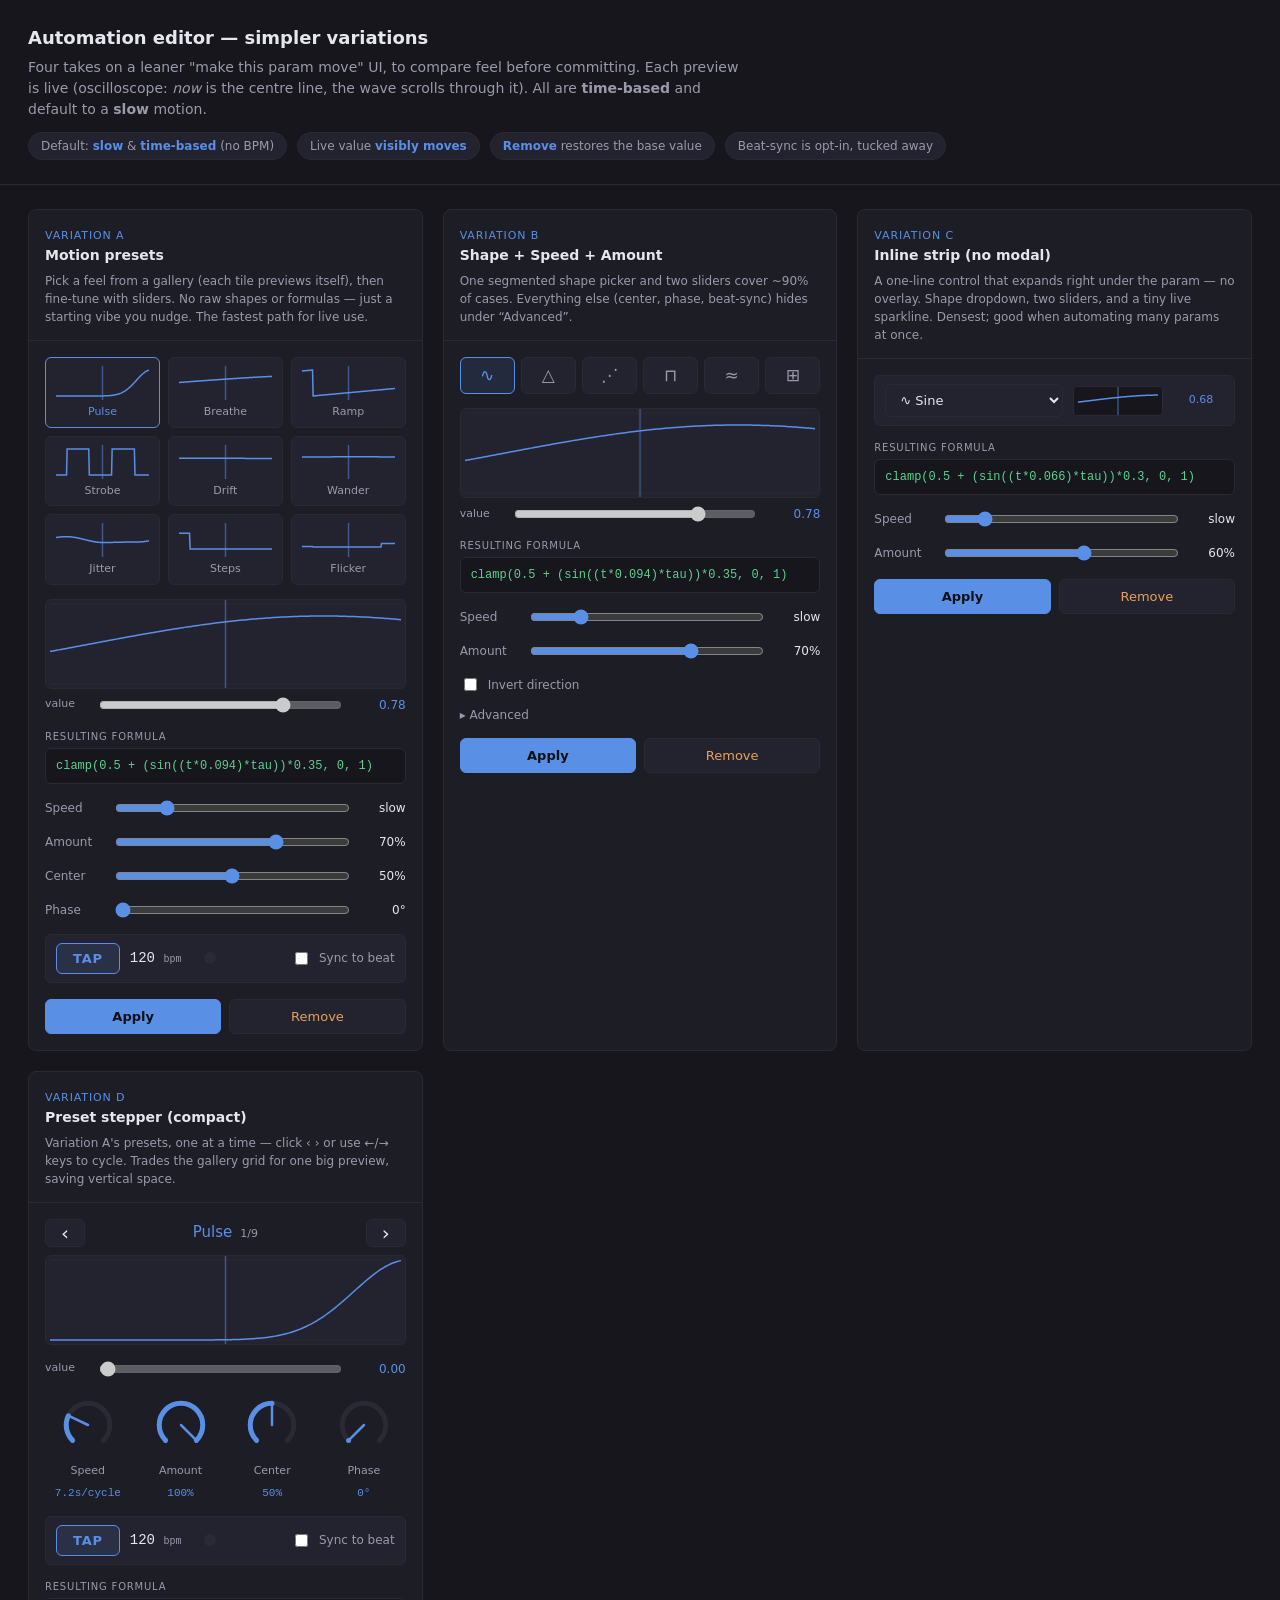
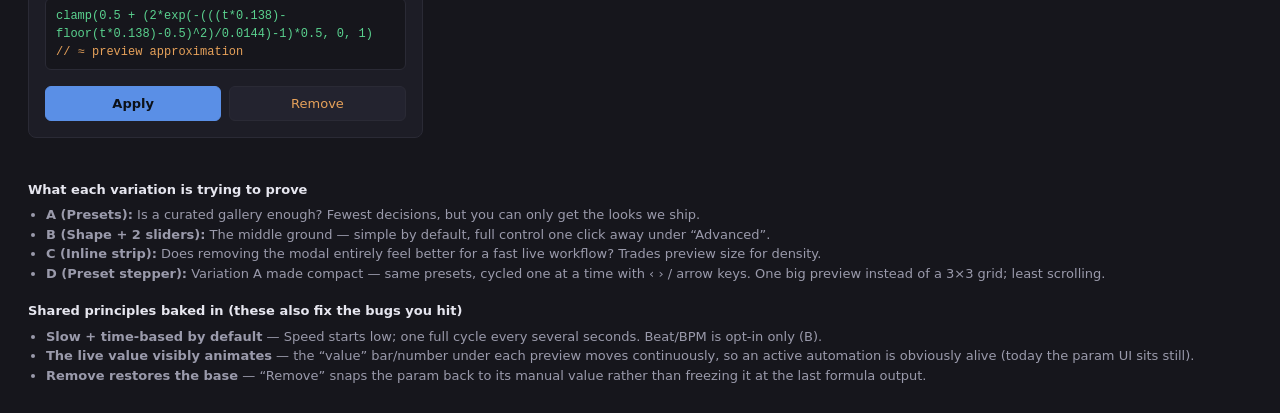
<file: docs/automation-ui-mockups.html>
<!DOCTYPE html>
<html lang="en">
<head>
<meta charset="utf-8">
<meta name="viewport" content="width=device-width, initial-scale=1">
<title>Automation UI — simpler variations</title>
<style>
  :root{
    --bg:#16161c; --surface:#1d1d26; --surface-2:#23232f; --border:#2a2a35;
    --text:#e6e6ef; --text-dim:#9a9aab; --accent:#5a8fe6; --accent-dim:#3a5f9e;
    --ok:#5ad28f; --warn:#e6a15a;
    --radius:8px;
  }
  *{box-sizing:border-box}
  body{
    margin:0; background:var(--bg); color:var(--text);
    font-family:"IBM Plex Sans",-apple-system,system-ui,sans-serif; font-size:14px; line-height:1.5;
  }
  code,.mono{font-family:"IBM Plex Mono",ui-monospace,monospace}
  header{padding:24px 28px; border-bottom:1px solid var(--border)}
  h1{font-size:18px; margin:0 0 6px}
  header p{margin:4px 0; color:var(--text-dim); max-width:80ch}
  .principles{display:flex; gap:10px; flex-wrap:wrap; margin-top:12px}
  .pill{background:var(--surface-2); border:1px solid var(--border); border-radius:999px; padding:4px 12px; font-size:12px; color:var(--text-dim)}
  .pill b{color:var(--accent)}
  .grid{display:grid; grid-template-columns:repeat(auto-fit,minmax(340px,1fr)); gap:20px; padding:24px 28px}
  .card{background:var(--surface); border:1px solid var(--border); border-radius:var(--radius); overflow:hidden; display:flex; flex-direction:column}
  .card-head{padding:14px 16px; border-bottom:1px solid var(--border)}
  .card-head h2{font-size:14px; margin:0 0 2px}
  .card-head .tag{font-size:11px; color:var(--accent); text-transform:uppercase; letter-spacing:.08em}
  .card-head p{margin:6px 0 0; font-size:12px; color:var(--text-dim)}
  .card-body{padding:16px; display:flex; flex-direction:column; gap:14px}
  /* preview */
  .preview-wrap{display:flex; flex-direction:column; gap:6px}
  canvas.preview{width:100%; height:90px; background:var(--surface-2); border:1px solid var(--border); border-radius:6px; display:block}
  .ghost{display:flex; align-items:center; gap:8px}
  .ghost input[type=range]{flex:1; accent-color:var(--accent)}
  .ghost .val{font-size:12px; min-width:54px; text-align:right; color:var(--accent); font-variant-numeric:tabular-nums}
  .ghost .lbl{font-size:11px; color:var(--text-dim); min-width:44px}
  /* control rows */
  .row{display:flex; align-items:center; gap:10px}
  .row > label{font-size:12px; color:var(--text-dim); min-width:58px}
  .row input[type=range]{flex:1; accent-color:var(--accent)}
  .row .num{font-size:12px; min-width:44px; text-align:right; color:var(--text); font-variant-numeric:tabular-nums}
  select,button,input[type=text]{font-family:inherit; font-size:13px}
  select{background:var(--surface-2); color:var(--text); border:1px solid var(--border); border-radius:6px; padding:7px 10px; width:100%}
  /* segmented shapes */
  .seg{display:flex; gap:6px; flex-wrap:wrap}
  .seg button{flex:1; min-width:42px; padding:9px 0; font-size:17px; line-height:1; background:var(--surface-2); color:var(--text-dim); border:1px solid var(--border); border-radius:6px; cursor:pointer}
  .seg button.active{border-color:var(--accent); color:var(--accent); background:rgba(90,143,230,.12)}
  /* preset cards */
  .presets{display:grid; grid-template-columns:repeat(3,1fr); gap:8px}
  .preset{background:var(--surface-2); border:1px solid var(--border); border-radius:6px; padding:8px 6px 6px; cursor:pointer; text-align:center}
  .preset.active{border-color:var(--accent)}
  .preset canvas{width:100%; height:34px; display:block}
  .preset span{display:block; font-size:11px; color:var(--text-dim); margin-top:4px}
  .preset.active span{color:var(--accent)}
  /* footer actions */
  .actions{display:flex; gap:8px; margin-top:2px}
  .actions button{flex:1; padding:9px 0; border-radius:6px; border:1px solid var(--border); cursor:pointer; background:var(--surface-2); color:var(--text)}
  .actions .apply{background:var(--accent); border-color:var(--accent); color:#0c1118; font-weight:600}
  .actions .remove{color:var(--warn)}
  .adv{border-top:1px dashed var(--border); padding-top:12px; display:flex; flex-direction:column; gap:12px}
  .adv.collapsed{display:none}
  .adv-toggle{font-size:12px; color:var(--text-dim); background:none; border:none; cursor:pointer; padding:0; text-align:left}
  .toggle{display:flex; align-items:center; gap:8px; font-size:12px; color:var(--text-dim)}
  .note{padding:0 28px 28px}
  .note h3{font-size:13px; margin:18px 0 6px}
  .note ul{margin:0; padding-left:18px; color:var(--text-dim); font-size:13px}
  .compact-strip{display:flex; align-items:center; gap:10px; background:var(--surface-2); border:1px solid var(--border); border-radius:6px; padding:8px 10px}
  .compact-strip select{width:auto; flex:0 0 auto}
  .compact-strip canvas{height:30px; width:90px; background:var(--bg); border:1px solid var(--border); border-radius:4px}
  .compact-strip .mini-num{font-size:11px; color:var(--accent); min-width:40px; text-align:right; font-variant-numeric:tabular-nums}
  /* tempo / tap row */
  .tempo-row{display:flex; align-items:center; gap:10px; background:var(--surface-2); border:1px solid var(--border); border-radius:6px; padding:8px 10px}
  .tap-btn{padding:7px 16px; border-radius:6px; border:1px solid var(--accent); background:rgba(90,143,230,.12); color:var(--accent); cursor:pointer; font-weight:600; letter-spacing:.06em; font-size:13px}
  .tap-btn:active{background:var(--accent); color:#0c1118}
  .bpm{font-family:"IBM Plex Mono",ui-monospace,monospace; color:var(--text); font-variant-numeric:tabular-nums; min-width:64px}
  .bpm small{color:var(--text-dim); font-size:10px}
  .beat-dot{width:12px; height:12px; border-radius:50%; background:var(--border); transition:transform .09s ease-out, background .09s}
  .beat-dot.on{background:var(--accent); transform:scale(1.6)}
  .tempo-row .toggle{margin-left:auto}
  .tempo-row .hint{font-size:11px; color:var(--text-dim)}
  /* carousel / preset stepper (Variation D) */
  .carousel{display:flex; flex-direction:column; gap:8px}
  .carousel .arrow{flex:0 0 auto; width:40px; padding:3px 0; border:1px solid var(--border); background:var(--surface-2); color:var(--text); border-radius:6px; cursor:pointer; font-size:20px; line-height:1}
  .carousel .arrow:hover{border-color:var(--accent); color:var(--accent)}
  .carousel .arrow:active{background:var(--accent); color:#0c1118}
  .carousel-name{display:flex; align-items:center; gap:10px}
  .carousel-name .nm-wrap{flex:1; min-width:0; display:flex; align-items:baseline; justify-content:center; gap:8px}
  .carousel-name .nm{font-size:15px; color:var(--accent)}
  .carousel-idx{font-size:11px; color:var(--text-dim); font-variant-numeric:tabular-nums}
  /* rotary knobs (Variation D) */
  .knobs{display:flex; justify-content:space-around; gap:8px; flex-wrap:wrap}
  .knob{display:flex; flex-direction:column; align-items:center; gap:6px}
  .knob canvas{width:64px; height:64px; touch-action:none; cursor:ns-resize}
  .knob .knob-lbl{font-size:11px; color:var(--text-dim)}
  .knob .knob-val{font-size:11px; color:var(--accent); font-variant-numeric:tabular-nums; font-family:"IBM Plex Mono",ui-monospace,monospace}
  /* resulting formula readout */
  .formula-wrap{display:flex; flex-direction:column; gap:4px}
  .formula-lbl{font-size:10px; text-transform:uppercase; letter-spacing:.08em; color:var(--text-dim)}
  code.formula{display:block; font-size:12px; color:var(--ok); background:var(--bg); border:1px solid var(--border); border-radius:6px; padding:8px 10px; white-space:pre-wrap; word-break:break-word; user-select:all; cursor:text}
  code.formula .approx{color:var(--warn)}
</style>
</head>
<body>
<header>
  <h1>Automation editor — simpler variations</h1>
  <p>Four takes on a leaner "make this param move" UI, to compare feel before committing. Each preview is live (oscilloscope: <em>now</em> is the centre line, the wave scrolls through it). All are <b>time-based</b> and default to a <b>slow</b> motion.</p>
  <div class="principles">
    <span class="pill">Default: <b>slow</b> &amp; <b>time-based</b> (no BPM)</span>
    <span class="pill">Live value <b>visibly moves</b></span>
    <span class="pill"><b>Remove</b> restores the base value</span>
    <span class="pill">Beat-sync is opt-in, tucked away</span>
  </div>
</header>

<div class="grid">

  <!-- ============ VARIATION A — Presets first ============ -->
  <div class="card" data-variant="A">
    <div class="card-head">
      <span class="tag">Variation A</span>
      <h2>Motion presets</h2>
      <p>Pick a feel from a gallery (each tile previews itself), then fine-tune with sliders. No raw shapes or formulas — just a starting vibe you nudge. The fastest path for live use.</p>
    </div>
    <div class="card-body">
      <div class="presets" id="A-presets"></div>
      <div class="preview-wrap">
        <canvas class="preview" id="A-preview"></canvas>
        <div class="ghost"><span class="lbl">value</span><input type="range" id="A-ghost" min="0" max="1" step="0.001" disabled><span class="val" id="A-ghostval">—</span></div>
      </div>
      <div class="formula-wrap"><span class="formula-lbl">resulting formula</span><code class="formula" id="A-formula">…</code></div>
      <div class="row"><label>Speed</label><input type="range" id="A-speed" min="0" max="100" value="20"><span class="num" id="A-speedn">slow</span></div>
      <div class="row"><label>Amount</label><input type="range" id="A-amt" min="0" max="100" value="70"><span class="num" id="A-amtn">70%</span></div>
      <div class="row"><label>Center</label><input type="range" id="A-center" min="0" max="100" value="50"><span class="num" id="A-centern">50%</span></div>
      <div class="row"><label>Phase</label><input type="range" id="A-phase" min="0" max="360" value="0"><span class="num" id="A-phasen">0°</span></div>
      <div class="tempo-row">
        <button class="tap-btn" id="A-tap" title="Tap on the beat (or press T)">TAP</button>
        <span class="bpm" id="A-bpm">120 <small>bpm</small></span>
        <span class="beat-dot" id="A-beatdot" title="beat"></span>
        <label class="toggle"><input type="checkbox" id="A-sync"> Sync to beat</label>
      </div>
      <div class="actions"><button class="apply">Apply</button><button class="remove">Remove</button></div>
    </div>
  </div>

  <!-- ============ VARIATION B — Shape + 2 sliders ============ -->
  <div class="card" data-variant="B">
    <div class="card-head">
      <span class="tag">Variation B</span>
      <h2>Shape + Speed + Amount</h2>
      <p>One segmented shape picker and two sliders cover ~90% of cases. Everything else (center, phase, beat-sync) hides under “Advanced”.</p>
    </div>
    <div class="card-body">
      <div class="seg" id="B-shapes"></div>
      <div class="preview-wrap">
        <canvas class="preview" id="B-preview"></canvas>
        <div class="ghost"><span class="lbl">value</span><input type="range" id="B-ghost" min="0" max="1" step="0.001" disabled><span class="val" id="B-ghostval">—</span></div>
      </div>
      <div class="formula-wrap"><span class="formula-lbl">resulting formula</span><code class="formula" id="B-formula">…</code></div>
      <div class="row"><label>Speed</label><input type="range" id="B-speed" min="0" max="100" value="20"><span class="num" id="B-speedn">slow</span></div>
      <div class="row"><label>Amount</label><input type="range" id="B-amt" min="0" max="100" value="70"><span class="num" id="B-amtn">70%</span></div>
      <label class="toggle"><input type="checkbox" id="B-invert"> Invert direction</label>
      <button class="adv-toggle" id="B-advtoggle">▸ Advanced</button>
      <div class="adv collapsed" id="B-adv">
        <div class="row"><label>Center</label><input type="range" id="B-center" min="0" max="100" value="50"><span class="num" id="B-centern">50%</span></div>
        <div class="row"><label>Phase</label><input type="range" id="B-phase" min="0" max="360" value="0"><span class="num" id="B-phasen">0°</span></div>
        <label class="toggle"><input type="checkbox" id="B-beat"> Sync to beat (tap tempo)</label>
      </div>
      <div class="actions"><button class="apply">Apply</button><button class="remove">Remove</button></div>
    </div>
  </div>

  <!-- ============ VARIATION C — Inline compact ============ -->
  <div class="card" data-variant="C">
    <div class="card-head">
      <span class="tag">Variation C</span>
      <h2>Inline strip (no modal)</h2>
      <p>A one-line control that expands right under the param — no overlay. Shape dropdown, two sliders, and a tiny live sparkline. Densest; good when automating many params at once.</p>
    </div>
    <div class="card-body">
      <div class="compact-strip">
        <select id="C-shape">
          <option value="sine">∿ Sine</option>
          <option value="triangle">△ Triangle</option>
          <option value="saw">⋰ Ramp</option>
          <option value="square">⊓ Square</option>
          <option value="smooth">≈ Random (smooth)</option>
          <option value="stepped">⊞ Random (stepped)</option>
        </select>
        <canvas id="C-spark"></canvas>
        <span class="mini-num" id="C-ghostval">—</span>
      </div>
      <div class="formula-wrap"><span class="formula-lbl">resulting formula</span><code class="formula" id="C-formula">…</code></div>
      <div class="row"><label>Speed</label><input type="range" id="C-speed" min="0" max="100" value="15"><span class="num" id="C-speedn">slow</span></div>
      <div class="row"><label>Amount</label><input type="range" id="C-amt" min="0" max="100" value="60"><span class="num" id="C-amtn">60%</span></div>
      <div class="actions"><button class="apply">Apply</button><button class="remove">Remove</button></div>
    </div>
  </div>

  <!-- ============ VARIATION D — Preset stepper (compact A) ============ -->
  <div class="card" data-variant="D">
    <div class="card-head">
      <span class="tag">Variation D</span>
      <h2>Preset stepper (compact)</h2>
      <p>Variation A's presets, one at a time — click ‹ › or use ←/→ keys to cycle. Trades the gallery grid for one big preview, saving vertical space.</p>
    </div>
    <div class="card-body">
      <div class="carousel">
        <div class="carousel-name">
          <button class="arrow" id="D-prev" title="Previous (←)">‹</button>
          <span class="nm-wrap"><span class="nm" id="D-name">Pulse</span><span class="carousel-idx" id="D-idx">1/9</span></span>
          <button class="arrow" id="D-next" title="Next (→)">›</button>
        </div>
        <canvas class="preview" id="D-preview"></canvas>
      </div>
      <div class="ghost"><span class="lbl">value</span><input type="range" id="D-ghost" min="0" max="1" step="0.001" disabled><span class="val" id="D-ghostval">—</span></div>
      <div class="knobs">
        <div class="knob"><canvas id="D-speed-k" width="64" height="64" title="drag up/down · double-click resets"></canvas><span class="knob-lbl">Speed</span><span class="knob-val" id="D-speedn">slow</span></div>
        <div class="knob"><canvas id="D-amt-k" width="64" height="64" title="drag up/down · double-click resets"></canvas><span class="knob-lbl">Amount</span><span class="knob-val" id="D-amtn">100%</span></div>
        <div class="knob"><canvas id="D-center-k" width="64" height="64" title="drag up/down · double-click resets"></canvas><span class="knob-lbl">Center</span><span class="knob-val" id="D-centern">50%</span></div>
        <div class="knob"><canvas id="D-phase-k" width="64" height="64" title="drag up/down · double-click resets"></canvas><span class="knob-lbl">Phase</span><span class="knob-val" id="D-phasen">0°</span></div>
      </div>
      <div class="tempo-row">
        <button class="tap-btn" id="D-tap" title="Tap on the beat (or press T)">TAP</button>
        <span class="bpm" id="D-bpm">120 <small>bpm</small></span>
        <span class="beat-dot" id="D-beatdot" title="beat"></span>
        <label class="toggle"><input type="checkbox" id="D-sync"> Sync to beat</label>
      </div>
      <div class="formula-wrap"><span class="formula-lbl">resulting formula</span><code class="formula" id="D-formula">…</code></div>
      <div class="actions"><button class="apply">Apply</button><button class="remove">Remove</button></div>
    </div>
  </div>

</div>

<div class="note">
  <h3>What each variation is trying to prove</h3>
  <ul>
    <li><b>A (Presets):</b> Is a curated gallery enough? Fewest decisions, but you can only get the looks we ship.</li>
    <li><b>B (Shape + 2 sliders):</b> The middle ground — simple by default, full control one click away under “Advanced”.</li>
    <li><b>C (Inline strip):</b> Does removing the modal entirely feel better for a fast live workflow? Trades preview size for density.</li>
    <li><b>D (Preset stepper):</b> Variation A made compact — same presets, cycled one at a time with ‹ › / arrow keys. One big preview instead of a 3×3 grid; least scrolling.</li>
  </ul>
  <h3>Shared principles baked in (these also fix the bugs you hit)</h3>
  <ul>
    <li><b>Slow + time-based by default</b> — Speed starts low; one full cycle every several seconds. Beat/BPM is opt-in only (B).</li>
    <li><b>The live value visibly animates</b> — the “value” bar/number under each preview moves continuously, so an active automation is obviously alive (today the param UI sits still).</li>
    <li><b>Remove restores the base</b> — “Remove” snaps the param back to its manual value rather than freezing it at the last formula output.</li>
  </ul>
</div>

<script>
// ---- Shared normalized shape engine (0..1), time-based ----
function hash(n){ const s = Math.sin(n*127.1)*43758.5453; return s - Math.floor(s); }
function valNoise(x, seed){
  x += (seed||0)*100; const i = Math.floor(x), f = x - i;
  const a = hash(i+ (seed||0)*57), b = hash(i+1+(seed||0)*57);
  const u = f*f*(3-2*f); return a + (b-a)*u;
}
// fractal value noise (layered octaves) -> richer, more organic wander than plain smooth. 0..1
function fbm(x, seed){
  let v=0, amp=0.5, f=1, tot=0;
  for(let o=0;o<4;o++){ v += valNoise(x*f, (seed||0)+o*13)*amp; tot+=amp; amp*=0.5; f*=2; }
  return v/tot;
}
// speed01 (0..100 slider) -> cycles/sec, slow-biased so the low end is genuinely slow.
function speedHz(speed01){ const s = speed01/100; return 0.03 + s*s*1.6; } // 0.03..~1.63 Hz
function speedLabel(speed01){ const hz = speedHz(speed01); const per = 1/hz; return per>=1 ? per.toFixed(1)+'s/cycle' : hz.toFixed(1)+'Hz'; }

// --- tempo (shared) ---  downbeat = elapsed-seconds anchor of last tap (beat phase 0)
let bpm = 120, downbeat = performance.now()/1000, tapTimes = [];
function beatsAt(nowSec){ return (nowSec - downbeat) * bpm/60; }
const DIVS = [8,4,2,1,0.5,0.25]; // beats per cycle, slow -> fast
function beatsPerCycle(speed01){ return DIVS[Math.min(DIVS.length-1, Math.floor(speed01/100*DIVS.length))]; }
function divLabel(b){ return b>=1 ? b+' beats/cyc' : '1/'+Math.round(1/b)+' beat/cyc'; }

function shapeNorm(o, tSec){
  const ph = (o.beatSync ? beatsAt(tSec)/beatsPerCycle(o.speed) : tSec*speedHz(o.speed)) + (o.phase||0)/360;
  let base; // -1..1
  switch(o.shape){
    case 'triangle':{ const p=((ph%1)+1)%1; base=1-4*Math.abs(p-0.5); break; }
    case 'saw':{ const p=((ph%1)+1)%1; base=2*p-1; break; }
    case 'square':{ const p=((ph%1)+1)%1; base=p<0.5?1:-1; break; }
    case 'pulse':{ const p=((ph%1)+1)%1; const d=p-0.5, w=0.12; base=2*Math.exp(-(d*d)/(w*w))-1; break; } // sharp throb: low, fast spike, low
    case 'smooth': base = valNoise(ph, o.seed)*2-1; break;        // organic wander
    case 'fbm':    base = fbm(ph, o.seed)*2-1; break;             // layered organic
    case 'hold':   base = hash(Math.floor(ph)+(o.seed||0)*99)*2-1; break; // sample & hold (hard random jumps)
    case 'stepped':base = (Math.round(valNoise(ph,o.seed)*6)/6)*2-1; break;
    default: base = Math.sin(ph*2*Math.PI); // sine
  }
  const depth=(o.amt!=null?o.amt:70)/100;
  const center=(o.center!=null?o.center:50)/100;
  let v = center + (o.invert?-1:1)*base*0.5*depth;
  return Math.max(0, Math.min(1, v));
}

const accent = getComputedStyle(document.documentElement).getPropertyValue('--accent').trim();
const border = getComputedStyle(document.documentElement).getPropertyValue('--border').trim();

// Build the fasteval string the engine would actually run (mirror of the Rust-side buildExpr).
// Numbers rounded for readability; output is the normalized 0..1 form (the real param maps it to its range).
function buildExpr(o){
  const r = n => (+n).toFixed(3).replace(/\.?0+$/,'');
  const ph = (o.phase||0)/360;
  const tt = o.beatSync ? `beat/${r(beatsPerCycle(o.speed))}` : `t*${r(speedHz(o.speed))}`;
  const P  = ph ? `(${tt} + ${r(ph)})` : `(${tt})`;
  let base, approx=false;
  switch(o.shape){
    case 'triangle': base = `tri${P}`; break;
    case 'saw':      base = `saw${P}`; break;
    case 'square':   base = `square${P}`; break;
    case 'pulse':    base = `2*exp(-((${P}-floor${P}-0.5)^2)/0.0144)-1`; approx=true; break;
    case 'smooth':   base = `noise${P}*2-1`; break;
    case 'fbm':      base = `(noise${P}*0.53 + noise(${tt}*2)*0.27 + noise(${tt}*4)*0.13)*2-1`; approx=true; break;
    case 'hold':     base = `noise(floor${P})*2-1`; approx=true; break;
    case 'stepped':  base = `round(noise${P}*6)/6*2-1`; approx=true; break;
    default:         base = `sin(${P}*tau)`; break; // sine
  }
  const depth = (o.amt!=null?o.amt:70)/100;
  const center= (o.center!=null?o.center:50)/100;
  const expr = `clamp(${r(center)} ${o.invert?'-':'+'} (${base})*${r(0.5*depth)}, 0, 1)`;
  return { expr, approx };
}
const _lastFx = {};
function refreshFormulas(){
  [['A',A],['B',B],['C',C],['D',D]].forEach(([id,o])=>{
    const el = document.getElementById(id+'-formula'); if(!el) return;
    const {expr,approx} = buildExpr(o);
    const key = expr + approx;
    if(_lastFx[id]===key) return; // skip DOM write if unchanged (don't clobber text selection)
    _lastFx[id]=key;
    el.innerHTML = expr + (approx ? '  <span class="approx">// ≈ preview approximation</span>' : '');
  });
}

// Oscilloscope: now at centre, 4s window scrolling through.
function drawScope(canvas, o, withGrid=true){
  const dpr = window.devicePixelRatio||1;
  const W = canvas.clientWidth, H = canvas.clientHeight;
  if(canvas.width!==W*dpr){ canvas.width=W*dpr; canvas.height=H*dpr; }
  const ctx = canvas.getContext('2d'); ctx.setTransform(dpr,0,0,dpr,0,0);
  ctx.clearRect(0,0,W,H);
  const pad=4, span=4, N=160;
  const now = performance.now()/1000; const start = now - span/2;
  if(withGrid){
    ctx.strokeStyle=border; ctx.lineWidth=1;
    [pad, H-pad].forEach(y=>{ ctx.beginPath(); ctx.moveTo(pad,y); ctx.lineTo(W-pad,y); ctx.stroke(); });
  }
  ctx.strokeStyle=accent; ctx.lineWidth=1.5; ctx.beginPath();
  for(let i=0;i<N;i++){
    const t = start + (i/(N-1))*span;
    const v = shapeNorm(o, t);
    const x = pad + (i/(N-1))*(W-2*pad);
    const y = (H-pad) - v*(H-2*pad);
    i?ctx.lineTo(x,y):ctx.moveTo(x,y);
  }
  ctx.stroke();
  // centre playhead
  const px = pad + 0.5*(W-2*pad);
  ctx.globalAlpha=.5; ctx.beginPath(); ctx.moveTo(px,0); ctx.lineTo(px,H); ctx.stroke(); ctx.globalAlpha=1;
}

// ---- State ----
const A = { shape:'sine', speed:20, amt:70, center:50, phase:0, invert:false, beatSync:false, seed:1 };
const B = { shape:'sine', speed:20, amt:70, center:50, phase:0, invert:false, beat:false, seed:2 };
const C = { shape:'sine', speed:15, amt:60, center:50, phase:0, invert:false, seed:3 };
const D = { shape:'pulse', speed:26, amt:100, center:50, phase:0, invert:false, beatSync:false, seed:1 };

// ---- Variation A: preset gallery ----
const A_PRESETS = [
  // clean waves (kept minimal — Pulse = punchy, Breathe = calm; clearly different now)
  ['Pulse',   {shape:'pulse', speed:26, amt:100,center:50}],  // sharp recurring throb
  ['Breathe', {shape:'sine',  speed:7,  amt:55, center:55}],  // the one calm sine
  ['Ramp',    {shape:'saw',   speed:18, amt:100,center:50}],
  ['Strobe',  {shape:'square',speed:55, amt:100,center:50}],
  // procedural / random (the "Drift" family)
  ['Drift',   {shape:'smooth',speed:10, amt:80, center:50}],  // organic wander
  ['Wander',  {shape:'fbm',   speed:6,  amt:90, center:50}],  // big slow layered sweeps
  ['Jitter',  {shape:'smooth',speed:62, amt:28, center:50}],  // nervous fast micro-shake
  ['Steps',   {shape:'hold',  speed:16, amt:85, center:50}],  // random hard jumps (sample & hold)
  ['Flicker', {shape:'hold',  speed:44, amt:65, center:55}],  // fast random levels
];
const aPresetBox = document.getElementById('A-presets');
A_PRESETS.forEach((p,i)=>{
  const el = document.createElement('div'); el.className='preset'+(i===0?' active':'');
  el.innerHTML = `<canvas></canvas><span>${p[0]}</span>`;
  el.addEventListener('click', ()=>{
    document.querySelectorAll('#A-presets .preset').forEach(n=>n.classList.remove('active'));
    el.classList.add('active');
    Object.assign(A, {shape:'sine',amt:70,center:50,phase:0,invert:false}, p[1]);
    document.getElementById('A-speed').value=A.speed; document.getElementById('A-amt').value=A.amt;
    document.getElementById('A-center').value=A.center; document.getElementById('A-phase').value=A.phase;
    syncA();
  });
  el._cfg = Object.assign({seed:i+1, center:50, amt:70}, p[1]);
  aPresetBox.appendChild(el);
});
function syncA(){
  document.getElementById('A-speedn').textContent =
    A.beatSync ? divLabel(beatsPerCycle(A.speed)) : (A.speed<=22?'slow':speedLabel(A.speed));
  document.getElementById('A-amtn').textContent = A.amt+'%';
  document.getElementById('A-centern').textContent = A.center+'%';
  document.getElementById('A-phasen').textContent = A.phase+'°';
}
document.getElementById('A-speed').addEventListener('input',e=>{A.speed=+e.target.value; syncA();});
document.getElementById('A-amt').addEventListener('input',e=>{A.amt=+e.target.value; syncA();});
document.getElementById('A-center').addEventListener('input',e=>{A.center=+e.target.value; syncA();});
document.getElementById('A-phase').addEventListener('input',e=>{A.phase=+e.target.value; syncA();});
document.getElementById('A-sync').addEventListener('change',e=>{A.beatSync=e.target.checked; syncA();});

// --- tap tempo: each tap sets BPM (from intervals) AND resets the downbeat to "now" ---
// the last tap is your "1", so tapping along to the track syncs the motion's phase live.
function tap(){
  const now = performance.now()/1000;
  if(tapTimes.length && now - tapTimes[tapTimes.length-1] > 2) tapTimes = []; // stale run -> restart
  tapTimes.push(now);
  if(tapTimes.length >= 2){
    const iv = []; for(let i=1;i<tapTimes.length;i++) iv.push(tapTimes[i]-tapTimes[i-1]);
    const avg = iv.reduce((a,b)=>a+b,0)/iv.length;
    bpm = Math.max(30, Math.min(300, 60/avg));
  }
  downbeat = now; // phase reset on every tap = live re-sync
  updateBpmReadouts();
  syncA(); syncD();
}
function updateBpmReadouts(){ document.querySelectorAll('.bpm').forEach(el=>{ el.innerHTML = Math.round(bpm)+' <small>bpm</small>'; }); }
document.getElementById('A-tap').addEventListener('click', tap);
window.addEventListener('keydown', e=>{ if(e.key==='t' && !/^(input|select|textarea)$/i.test(e.target.tagName)) tap(); });
syncA();

// ---- Variation B: segmented shapes + advanced ----
const SHAPES = [['sine','∿'],['triangle','△'],['saw','⋰'],['square','⊓'],['smooth','≈'],['stepped','⊞']];
const bSeg = document.getElementById('B-shapes');
SHAPES.forEach(([v,g],i)=>{
  const b=document.createElement('button'); b.textContent=g; b.dataset.shape=v; if(i===0)b.classList.add('active');
  b.addEventListener('click',()=>{ B.shape=v; bSeg.querySelectorAll('button').forEach(n=>n.classList.toggle('active',n===b)); });
  bSeg.appendChild(b);
});
function syncB(){
  document.getElementById('B-speedn').textContent = B.speed<=22?'slow':speedLabel(B.speed);
  document.getElementById('B-amtn').textContent = B.amt+'%';
  document.getElementById('B-centern').textContent = B.center+'%';
  document.getElementById('B-phasen').textContent = B.phase+'°';
}
document.getElementById('B-speed').addEventListener('input',e=>{B.speed=+e.target.value; syncB();});
document.getElementById('B-amt').addEventListener('input',e=>{B.amt=+e.target.value; syncB();});
document.getElementById('B-center').addEventListener('input',e=>{B.center=+e.target.value; syncB();});
document.getElementById('B-phase').addEventListener('input',e=>{B.phase=+e.target.value; syncB();});
document.getElementById('B-invert').addEventListener('change',e=>{B.invert=e.target.checked;});
document.getElementById('B-beat').addEventListener('change',e=>{B.beat=e.target.checked;});
document.getElementById('B-advtoggle').addEventListener('click',()=>{
  const adv=document.getElementById('B-adv'); const open=adv.classList.toggle('collapsed');
  document.getElementById('B-advtoggle').textContent=(open?'▸':'▾')+' Advanced';
});
syncB();

// ---- Variation C: inline strip ----
function syncC(){
  document.getElementById('C-speedn').textContent = C.speed<=18?'slow':speedLabel(C.speed);
  document.getElementById('C-amtn').textContent = C.amt+'%';
}
document.getElementById('C-shape').addEventListener('change',e=>{C.shape=e.target.value;});
document.getElementById('C-speed').addEventListener('input',e=>{C.speed=+e.target.value; syncC();});
document.getElementById('C-amt').addEventListener('input',e=>{C.amt=+e.target.value; syncC();});
syncC();

// ---- Variation D: preset stepper (compact A) ----
let dIdx = 0;
function syncD(){
  document.getElementById('D-speedn').textContent =
    D.beatSync ? divLabel(beatsPerCycle(D.speed)) : (D.speed<=22?'slow':speedLabel(D.speed));
  document.getElementById('D-amtn').textContent = D.amt+'%';
  document.getElementById('D-centern').textContent = D.center+'%';
  document.getElementById('D-phasen').textContent = D.phase+'°';
}
function dStep(i){
  dIdx = (i % A_PRESETS.length + A_PRESETS.length) % A_PRESETS.length;
  const [name,cfg] = A_PRESETS[dIdx];
  Object.assign(D, {shape:'sine',amt:70,center:50,phase:0,invert:false,seed:dIdx+1}, cfg);
  // speed/amt/center/phase are knobs, redrawn from state each frame
  document.getElementById('D-name').textContent=name;
  document.getElementById('D-idx').textContent=(dIdx+1)+'/'+A_PRESETS.length;
  syncD();
}
document.getElementById('D-prev').addEventListener('click',()=>dStep(dIdx-1));
document.getElementById('D-next').addEventListener('click',()=>dStep(dIdx+1));
document.getElementById('D-sync').addEventListener('change',e=>{D.beatSync=e.target.checked; syncD();});

// Amount / Center / Phase as rotary knobs — drag up/down to turn, double-click to reset.
function drawKnob(canvas, t){
  const dpr=window.devicePixelRatio||1, S=64;
  if(canvas.width!==S*dpr){ canvas.width=S*dpr; canvas.height=S*dpr; }
  const ctx=canvas.getContext('2d'); ctx.setTransform(dpr,0,0,dpr,0,0); ctx.clearRect(0,0,S,S);
  const cx=S/2, cy=S/2, rad=S*0.34, a0=Math.PI*0.75, a1=a0+Math.PI*1.5;
  ctx.lineCap='round';
  ctx.strokeStyle=border; ctx.lineWidth=5; ctx.beginPath(); ctx.arc(cx,cy,rad,a0,a1); ctx.stroke();
  const ang=a0+Math.max(0,Math.min(1,t))*Math.PI*1.5;
  ctx.strokeStyle=accent; ctx.beginPath(); ctx.arc(cx,cy,rad,a0,ang); ctx.stroke();
  ctx.lineWidth=2.5; ctx.beginPath(); ctx.moveTo(cx,cy); ctx.lineTo(cx+Math.cos(ang)*rad, cy+Math.sin(ang)*rad); ctx.stroke();
}
function makeKnob(canvasId, valId, min, max, get, set, fmt, def){
  const c=document.getElementById(canvasId), range=max-min; let drag=false, sy=0, sv=0;
  c.addEventListener('pointerdown',e=>{ drag=true; sy=e.clientY; sv=get(); c.setPointerCapture(e.pointerId); e.preventDefault(); });
  c.addEventListener('pointermove',e=>{ if(!drag) return; const dv=(sy-e.clientY)/200*range; set(Math.max(min,Math.min(max, sv+dv))); });
  c.addEventListener('pointerup',()=>{ drag=false; });
  c.addEventListener('dblclick',()=>{ set(def!=null?def:min); });
  c._draw=()=>{ drawKnob(c, (get()-min)/range); const el=document.getElementById(valId); if(el&&fmt) el.textContent=fmt(get()); };
  return c;
}
// Speed: fmt is null so syncD() keeps its special "slow" / beat-division label.
const dSpeedK  = makeKnob('D-speed-k', null, 0,100, ()=>D.speed,  v=>{D.speed=Math.round(v);  syncD();}, null, 26);
const dAmtK    = makeKnob('D-amt-k','D-amtn',0,100, ()=>D.amt,    v=>{D.amt=Math.round(v);    syncD();}, v=>Math.round(v)+'%', 100);
const dCenterK = makeKnob('D-center-k','D-centern',0,100,()=>D.center, v=>{D.center=Math.round(v); syncD();}, v=>Math.round(v)+'%', 50);
const dPhaseK  = makeKnob('D-phase-k','D-phasen',0,360,()=>D.phase,  v=>{D.phase=Math.round(v);  syncD();}, v=>Math.round(v)+'°', 0);
document.getElementById('D-tap').addEventListener('click', tap);
window.addEventListener('keydown', e=>{
  if(/^(input|select|textarea)$/i.test(e.target.tagName)) return;
  if(e.key==='ArrowLeft'){ dStep(dIdx-1); e.preventDefault(); }
  if(e.key==='ArrowRight'){ dStep(dIdx+1); e.preventDefault(); }
});
dStep(0);

// ---- Single rAF loop drives every live preview ----
function frame(){
  drawScope(document.getElementById('A-preview'), A);
  drawScope(document.getElementById('B-preview'), B);
  drawScope(document.getElementById('C-spark'), C, false);
  drawScope(document.getElementById('D-preview'), D);
  dSpeedK._draw(); dAmtK._draw(); dCenterK._draw(); dPhaseK._draw();
  // preset thumbnails
  document.querySelectorAll('#A-presets .preset').forEach(el=>{
    drawScope(el.querySelector('canvas'), el._cfg, false);
  });
  // live "value" ghosts
  const now = performance.now()/1000;
  setGhost('A', A, now); setGhost('B', B, now); setGhost('D', D, now);
  document.getElementById('C-ghostval').textContent = shapeNorm(C, now).toFixed(2);
  // beat-dot pulse (drives the live sync feel) — pulse every dot
  const bi = Math.floor(beatsAt(now));
  if(bi !== lastBeatIdx){ lastBeatIdx = bi; document.querySelectorAll('.beat-dot').forEach(d=>{ d.classList.add('on'); setTimeout(()=>d.classList.remove('on'),90); }); }
  refreshFormulas();
  requestAnimationFrame(frame);
}
let lastBeatIdx = -1;
function setGhost(id, o, now){
  const v = shapeNorm(o, now);
  const g = document.getElementById(id+'-ghost'); if(g) g.value = v;
  document.getElementById(id+'-ghostval').textContent = v.toFixed(2);
}
requestAnimationFrame(frame);
</script>
</body>
</html>
</file>
<file: docs/ui-ux/styles.css>
* { margin: 0; padding: 0; box-sizing: border-box; }

body {
  background: #0a0a0a;
  color: #e0e0e0;
  font-family: 'IBM Plex Sans', -apple-system, sans-serif;
  font-size: 13px;
  overflow: hidden;
  height: 100vh;
}

#app {
  display: flex;
  flex-direction: column;
  height: 100vh;
  overflow: hidden;
}

/* Range inputs */
input[type="range"] {
  -webkit-appearance: none;
  width: 100%;
  height: 5px;
  background: #333;
  border-radius: 3px;
  outline: none;
}
input[type="range"]::-webkit-slider-thumb {
  -webkit-appearance: none;
  width: 14px;
  height: 14px;
  background: #fff;
  border-radius: 50%;
  cursor: pointer;
}

/* Three column layout */
.three-col {
  display: flex;
  width: 100%;
  flex: 1;
  min-height: 0;
}

.col-left {
  width: 260px;
  min-width: 0;
  flex-shrink: 0;
  background: #111;
  display: flex;
  flex-direction: column;
  overflow: hidden;
  transition: width 0.2s ease;
}
.col-left.collapsed {
  width: 0 !important;
}
.col-center {
  flex: 1;
  display: flex;
  align-items: center;
  justify-content: center;
  background: #000;
  position: relative;
  min-width: 0;
}
.col-right {
  width: 240px;
  min-width: 0;
  flex-shrink: 0;
  background: #111;
  display: flex;
  flex-direction: column;
  overflow: hidden;
  transition: width 0.2s ease;
}
.col-right.collapsed {
  width: 0 !important;
}

.resize-handle-v {
  width: 5px;
  cursor: col-resize;
  background: #1a1a1a;
  transition: background 0.15s;
  flex-shrink: 0;
  position: relative;
}
.resize-handle-v:hover { background: #333; }
.resize-handle-v .expand-tab {
  display: none;
  position: absolute;
  top: 50%;
  transform: translateY(-50%);
  width: 20px;
  height: 40px;
  background: #222;
  border: 1px solid #444;
  border-radius: 4px;
  cursor: pointer;
  align-items: center;
  justify-content: center;
  color: #888;
  font-size: 10px;
  z-index: 10;
}
.resize-handle-v .expand-tab:hover { background: #333; color: #fff; }
.resize-handle-v.show-tab .expand-tab {
  display: flex;
}
#resize-left .expand-tab { left: -8px; }
#resize-right .expand-tab { right: -8px; }

.col-header {
  padding: 8px 12px;
  border-bottom: 1px solid #222;
  font-size: 11px;
  font-weight: 600;
  text-transform: uppercase;
  letter-spacing: 0.5px;
  color: #666;
  display: flex;
  align-items: center;
  justify-content: space-between;
  flex-shrink: 0;
}
.col-scroll {
  flex: 1;
  overflow-y: auto;
  padding: 10px 12px;
  display: flex;
  flex-direction: column;
  gap: 8px;
  scrollbar-width: none;
}
.col-scroll::-webkit-scrollbar { display: none; }

/* Canvas area */
.canvas-placeholder {
  width: 100%;
  height: 100%;
  display: flex;
  align-items: center;
  justify-content: center;
  position: relative;
}
#preview-canvas {
  max-width: 100%;
  max-height: 100%;
  object-fit: contain;
  image-rendering: pixelated;
}
.no-video-msg {
  color: #555;
  font-size: 14px;
  position: absolute;
}

/* Kebab menu */
.icon-btn {
  background: rgba(0,0,0,0.6);
  border: 1px solid #333;
  color: #aaa;
  width: 24px;
  height: 24px;
  border-radius: 4px;
  cursor: pointer;
  font-size: 14px;
  display: flex;
  align-items: center;
  justify-content: center;
}
.icon-btn:hover { background: rgba(40,40,40,0.8); color: #fff; }
.kebab-menu { position: relative; }
.kebab-dropdown {
  position: absolute;
  top: 28px;
  right: 0;
  background: #1a1a1a;
  border: 1px solid #333;
  border-radius: 4px;
  padding: 4px 0;
  min-width: 160px;
  z-index: 100;
  display: none;
}
.kebab-dropdown.open { display: block; }
.kebab-dropdown button {
  display: block;
  width: 100%;
  background: none;
  border: none;
  color: #ccc;
  padding: 6px 12px;
  text-align: left;
  cursor: pointer;
  font-size: 12px;
}
.kebab-dropdown button:hover { background: #222; color: #fff; }

/* File list */
.file-group { margin-bottom: 4px; }
.file-group-label {
  font-size: 10px;
  font-weight: 600;
  text-transform: uppercase;
  letter-spacing: 0.5px;
  color: #555;
  padding: 4px 0;
  margin-bottom: 2px;
}
.file-item {
  display: flex;
  align-items: center;
  gap: 8px;
  width: 100%;
  padding: 4px 6px;
  background: none;
  border: none;
  border-radius: 3px;
  color: #aaa;
  cursor: pointer;
  text-align: left;
  font-size: 12px;
}
.file-item:hover { background: #1a1a1a; color: #ddd; }
.file-item.in-use { color: #4a9eff; }
.file-item.active { color: #4aff6a; }
.file-item.active.selected { background: #1a2a1a; color: #6fff8a; }
.file-thumb {
  width: 40px;
  height: 26px;
  flex-shrink: 0;
  border-radius: 2px;
  overflow: hidden;
  background: #1a1a1a;
  border: 1px solid #333;
  display: flex;
  align-items: center;
  justify-content: center;
}
.file-thumb-inner {
  width: 100%;
  height: 100%;
  background: linear-gradient(135deg, #222 0%, #333 100%);
}
.file-item.in-use .file-thumb { border-color: #4a9eff; }
.file-item.active .file-thumb { border-color: #4aff6a; }
.file-item.active.selected .file-thumb { border-color: #6fff8a; }
.file-name {
  white-space: nowrap;
  overflow: hidden;
  text-overflow: ellipsis;
  min-width: 0;
}
.file-badge {
  font-size: 9px;
  background: #1a3a5a;
  color: #4a9eff;
  padding: 1px 5px;
  border-radius: 3px;
  margin-left: auto;
  flex-shrink: 0;
}

/* Layer row in right column */
.layer-row {
  display: flex;
  align-items: center;
  gap: 2px;
  border-radius: 3px;
}
.layer-row .file-item { flex: 1; min-width: 0; }
.layer-actions {
  display: flex;
  flex-direction: column;
  gap: 1px;
  flex-shrink: 0;
  opacity: 0;
  transition: opacity 0.15s;
}
.layer-row:hover .layer-actions { opacity: 1; }
.layer-btn {
  background: none;
  border: none;
  color: #555;
  cursor: pointer;
  font-size: 9px;
  padding: 1px 4px;
  border-radius: 2px;
  line-height: 1;
}
.layer-btn:hover { color: #fff; background: #333; }
.layer-btn.remove { font-size: 13px; }
.layer-btn.remove:hover { color: #f66; }

/* Panel collapse styles */
.panel {
  border-top: 1px solid #222;
  padding-top: 6px;
}
.panel-toggle {
  display: flex;
  align-items: center;
  gap: 6px;
  background: none;
  border: none;
  cursor: pointer;
  padding: 2px 0;
  color: #666;
  font-size: 10px;
  font-weight: 600;
  text-transform: uppercase;
  letter-spacing: 0.5px;
  width: 100%;
  text-align: left;
}
.panel-toggle:hover { color: #aaa; }
.panel-toggle .toggle-arrow {
  font-size: 8px;
  transition: transform 0.15s;
  display: inline-block;
}
.panel-toggle .toggle-arrow.open { transform: rotate(90deg); }

.panel-content {
  display: flex;
  flex-direction: column;
  gap: 5px;
  padding-top: 6px;
}

/* Effect / slider rows */
.fx-row {
  display: flex;
  align-items: center;
  gap: 6px;
}
.fx-label {
  font-size: 10px;
  color: #888;
  width: 34px;
  flex-shrink: 0;
}
.fx-row input[type="range"] { flex: 1; }
.fx-val {
  font-family: 'IBM Plex Mono', monospace;
  font-size: 10px;
  color: #888;
  width: 30px;
  text-align: right;
  flex-shrink: 0;
}

/* Transport */
.transport-row {
  display: flex;
  gap: 6px;
  align-items: center;
}
.transport-buttons {
  display: flex;
  gap: 4px;
}
.transport-buttons button {
  background: #222;
  border: 1px solid #444;
  color: #ccc;
  width: 30px;
  height: 26px;
  border-radius: 4px;
  cursor: pointer;
  font-size: 12px;
  display: flex;
  align-items: center;
  justify-content: center;
}
.transport-buttons button:hover { background: #333; color: #fff; }
.transport-buttons button.active { background: #1a3a6a; border-color: #3a6aaa; color: #8af; }
.direction-buttons {
  display: flex;
  gap: 4px;
  margin-left: auto;
}
.direction-buttons button {
  padding: 4px 8px;
  background: #222;
  border: 1px solid #444;
  color: #ccc;
  border-radius: 4px;
  cursor: pointer;
  font-size: 9px;
  font-weight: 600;
  text-transform: uppercase;
}
.direction-buttons button:hover { background: #333; }
.direction-buttons button.active { background: #1a3a6a; border-color: #3a6aaa; color: #8af; }

/* Buttons and controls */
.fx-row button {
  background: #222;
  border: 1px solid #444;
  color: #ccc;
  padding: 2px 8px;
  border-radius: 3px;
  cursor: pointer;
  font-size: 9px;
}
.fx-row button.active {
  background: #1a3a6a;
  border-color: #3a6aaa;
  color: #8af;
}
.fx-row select {
  background: #222;
  border: 1px solid #444;
  color: #ccc;
  font-size: 10px;
  padding: 2px 4px;
  border-radius: 3px;
  flex: 1;
}

/* Section headers in panels */
.section-header {
  display: flex;
  justify-content: space-between;
  align-items: center;
}
.section-label {
  font-size: 9px;
  text-transform: uppercase;
  letter-spacing: 1px;
  color: #555;
}
.section-buttons {
  display: flex;
  gap: 4px;
}
.section-btn {
  background: #222;
  border: 1px solid #444;
  color: #aaa;
  padding: 2px 8px;
  border-radius: 3px;
  cursor: pointer;
  font-size: 9px;
}
.section-btn:hover { background: #333; color: #fff; }

/* Color presets */
.color-presets {
  display: flex;
  gap: 3px;
  align-items: center;
  flex: 1;
}
.color-btn {
  width: 16px;
  height: 16px;
  border: 1px solid #555;
  border-radius: 3px;
  cursor: pointer;
  padding: 0;
}
.color-btn:hover { border-color: #fff; }

/* Toggle label */
.toggle-label {
  font-size: 10px;
  color: #888;
  cursor: pointer;
  display: flex;
  align-items: center;
  gap: 4px;
}
.toggle-label input { width: 12px; height: 12px; }
</file>
<file: experiments/web-ui/static/style.css>
/* collide-o-scope control panel — dark creative theme */

:root {
  --bg: #0f0f12;
  --surface: #16161c;
  --border: #2a2a35;
  --text: #d8d8dc;
  --text-dim: #6a6a78;
  --accent: #5a8fe6;
  --accent-hover: #7aa8f0;
  --value-bg: #1e1e28;
  --label-width: 82px;
  --value-width: 52px;
  --row-height: 28px;
}

* {
  margin: 0;
  padding: 0;
  box-sizing: border-box;
}

body {
  background: var(--bg);
  color: var(--text);
  font-family: 'IBM Plex Mono', 'SF Mono', 'Fira Code', monospace;
  font-size: 12px;
  line-height: 1.4;
  -webkit-font-smoothing: antialiased;
}

.panel {
  max-width: 380px;
  margin: 0 auto;
  height: 100vh;
  display: flex;
  flex-direction: column;
  overflow: hidden;
}

/* Tabs */
.panel-header {
  padding: 8px 12px;
  border-bottom: 1px solid var(--border);
  flex-shrink: 0;
}

.tabs {
  display: flex;
  gap: 4px;
}

.tab {
  background: transparent;
  border: 1px solid var(--border);
  border-radius: 3px;
  color: var(--text-dim);
  font: inherit;
  font-size: 11px;
  padding: 4px 12px;
  cursor: pointer;
  transition: all 0.1s;
}

.tab:hover {
  color: var(--text);
  border-color: var(--accent);
}

.tab.active {
  background: var(--accent);
  border-color: var(--accent);
  color: #fff;
}

/* Tab content */
.tab-content {
  display: none;
  overflow-y: auto;
  flex: 1;
  padding: 8px 12px;
}

.tab-content.active {
  display: block;
}

/* Groups */
.group {
  margin-bottom: 12px;
}

.group-label {
  font-size: 10px;
  font-weight: 500;
  letter-spacing: 0.08em;
  color: var(--text-dim);
  margin-bottom: 4px;
  padding-bottom: 4px;
  border-bottom: 1px solid var(--border);
}

/* Param rows — consistent grid alignment */
.param-row {
  display: grid;
  grid-template-columns: var(--label-width) 1fr var(--value-width);
  align-items: center;
  gap: 8px;
  height: var(--row-height);
}

.param-row label {
  font-size: 12px;
  color: var(--text);
  white-space: nowrap;
  overflow: hidden;
  text-overflow: ellipsis;
}

.param-row .value {
  font-size: 11px;
  color: var(--accent);
  text-align: right;
  background: var(--value-bg);
  border-radius: 3px;
  padding: 2px 6px;
  font-variant-numeric: tabular-nums;
}

/* Range slider styling */
input[type="range"] {
  -webkit-appearance: none;
  appearance: none;
  width: 100%;
  height: 4px;
  background: var(--value-bg);
  border-radius: 2px;
  outline: none;
  cursor: pointer;
}

input[type="range"]::-webkit-slider-thumb {
  -webkit-appearance: none;
  appearance: none;
  width: 12px;
  height: 12px;
  border-radius: 50%;
  background: var(--accent);
  cursor: pointer;
  transition: transform 0.1s;
}

input[type="range"]::-webkit-slider-thumb:hover {
  transform: scale(1.3);
  background: var(--accent-hover);
}

input[type="range"]:active::-webkit-slider-thumb {
  transform: scale(1.1);
}

/* Toggle */
.toggle-row {
  grid-template-columns: var(--label-width) auto 1fr;
}

.toggle {
  position: relative;
  display: inline-block;
  width: 32px;
  height: 16px;
  cursor: pointer;
}

.toggle input {
  opacity: 0;
  width: 0;
  height: 0;
}

.toggle-slider {
  position: absolute;
  inset: 0;
  background: var(--value-bg);
  border-radius: 8px;
  transition: background 0.15s;
}

.toggle-slider::before {
  content: '';
  position: absolute;
  width: 12px;
  height: 12px;
  left: 2px;
  top: 2px;
  background: var(--text-dim);
  border-radius: 50%;
  transition: all 0.15s;
}

.toggle input:checked + .toggle-slider {
  background: var(--accent);
}

.toggle input:checked + .toggle-slider::before {
  transform: translateX(16px);
  background: #fff;
}

/* Select */
.select-row select {
  grid-column: 2 / -1;
  background: var(--value-bg);
  border: 1px solid var(--border);
  border-radius: 3px;
  color: var(--text);
  font: inherit;
  font-size: 11px;
  padding: 2px 6px;
  cursor: pointer;
  outline: none;
}

.select-row select:focus {
  border-color: var(--accent);
}

/* Placeholder */
.placeholder {
  color: var(--text-dim);
  font-style: italic;
  padding: 12px 0;
}

/* Scrollbar */
.tab-content::-webkit-scrollbar {
  width: 4px;
}

.tab-content::-webkit-scrollbar-track {
  background: transparent;
}

.tab-content::-webkit-scrollbar-thumb {
  background: var(--border);
  border-radius: 2px;
}
</file>
